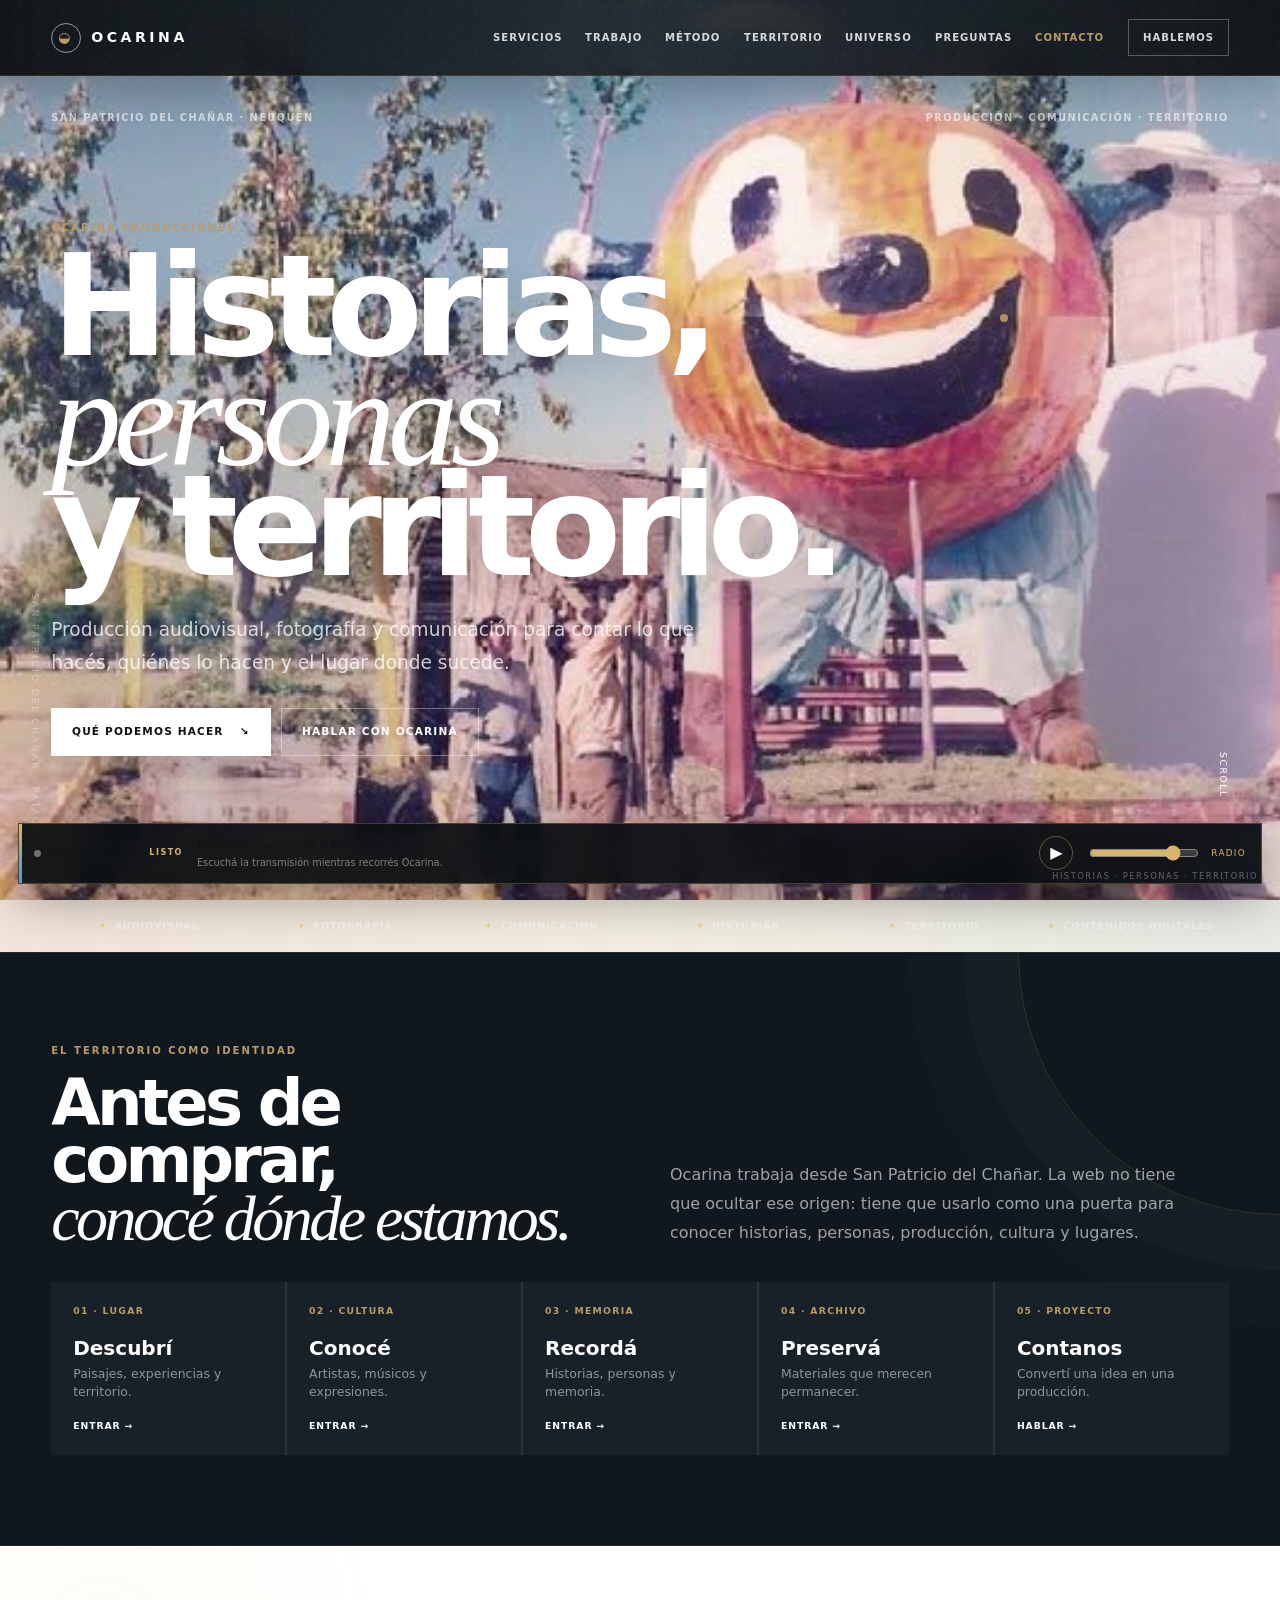
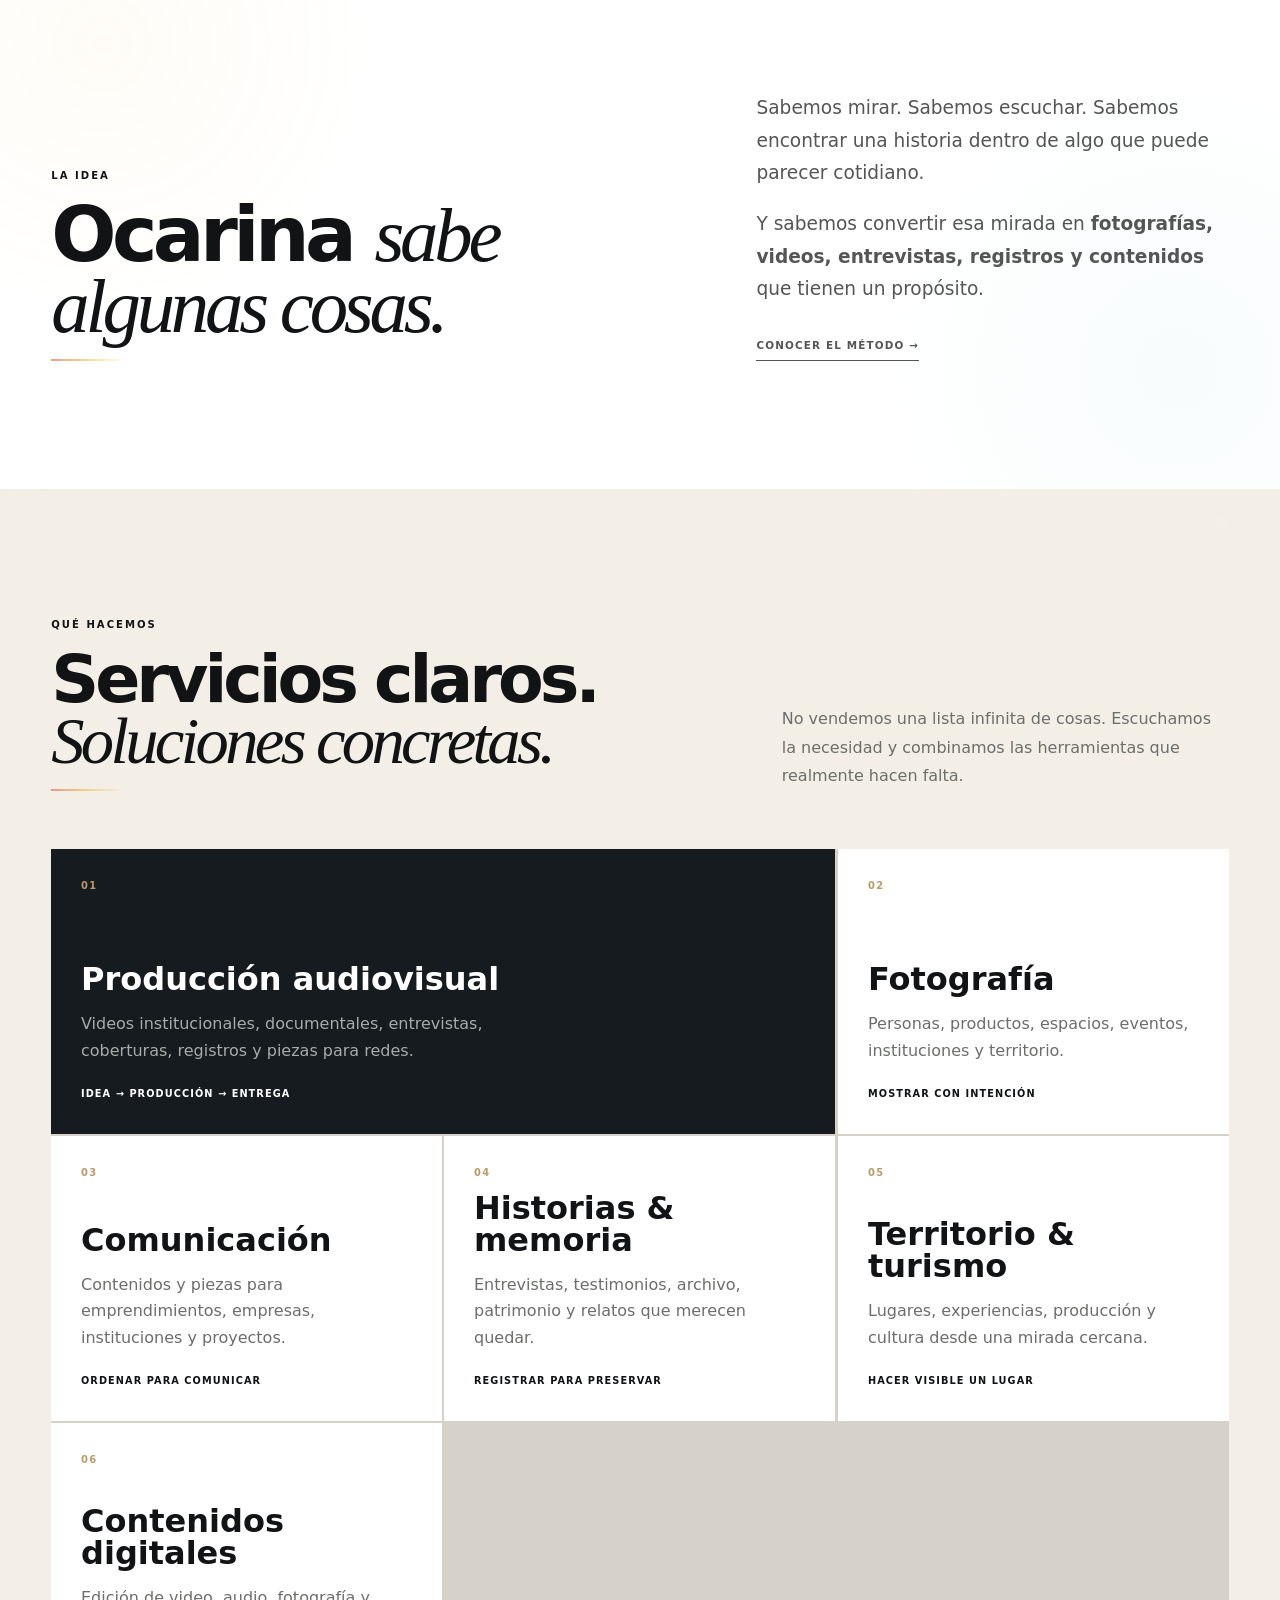
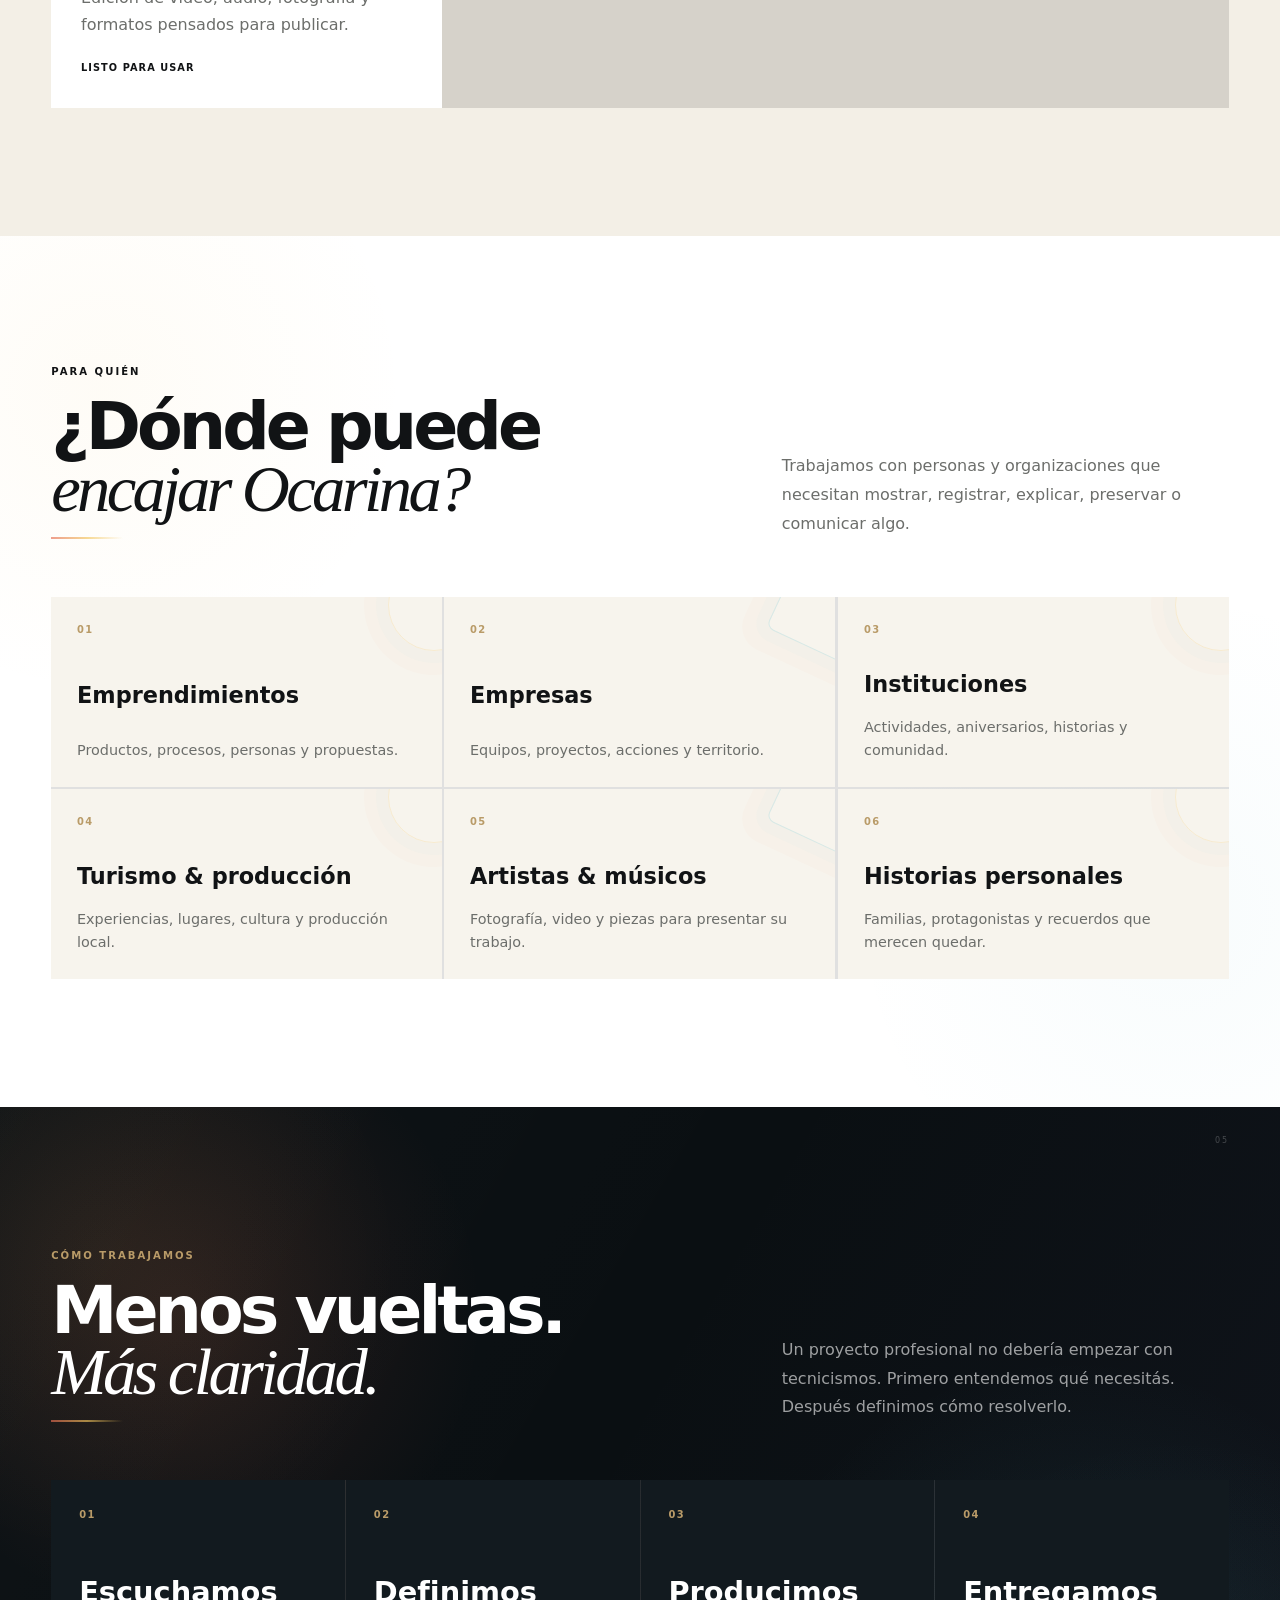
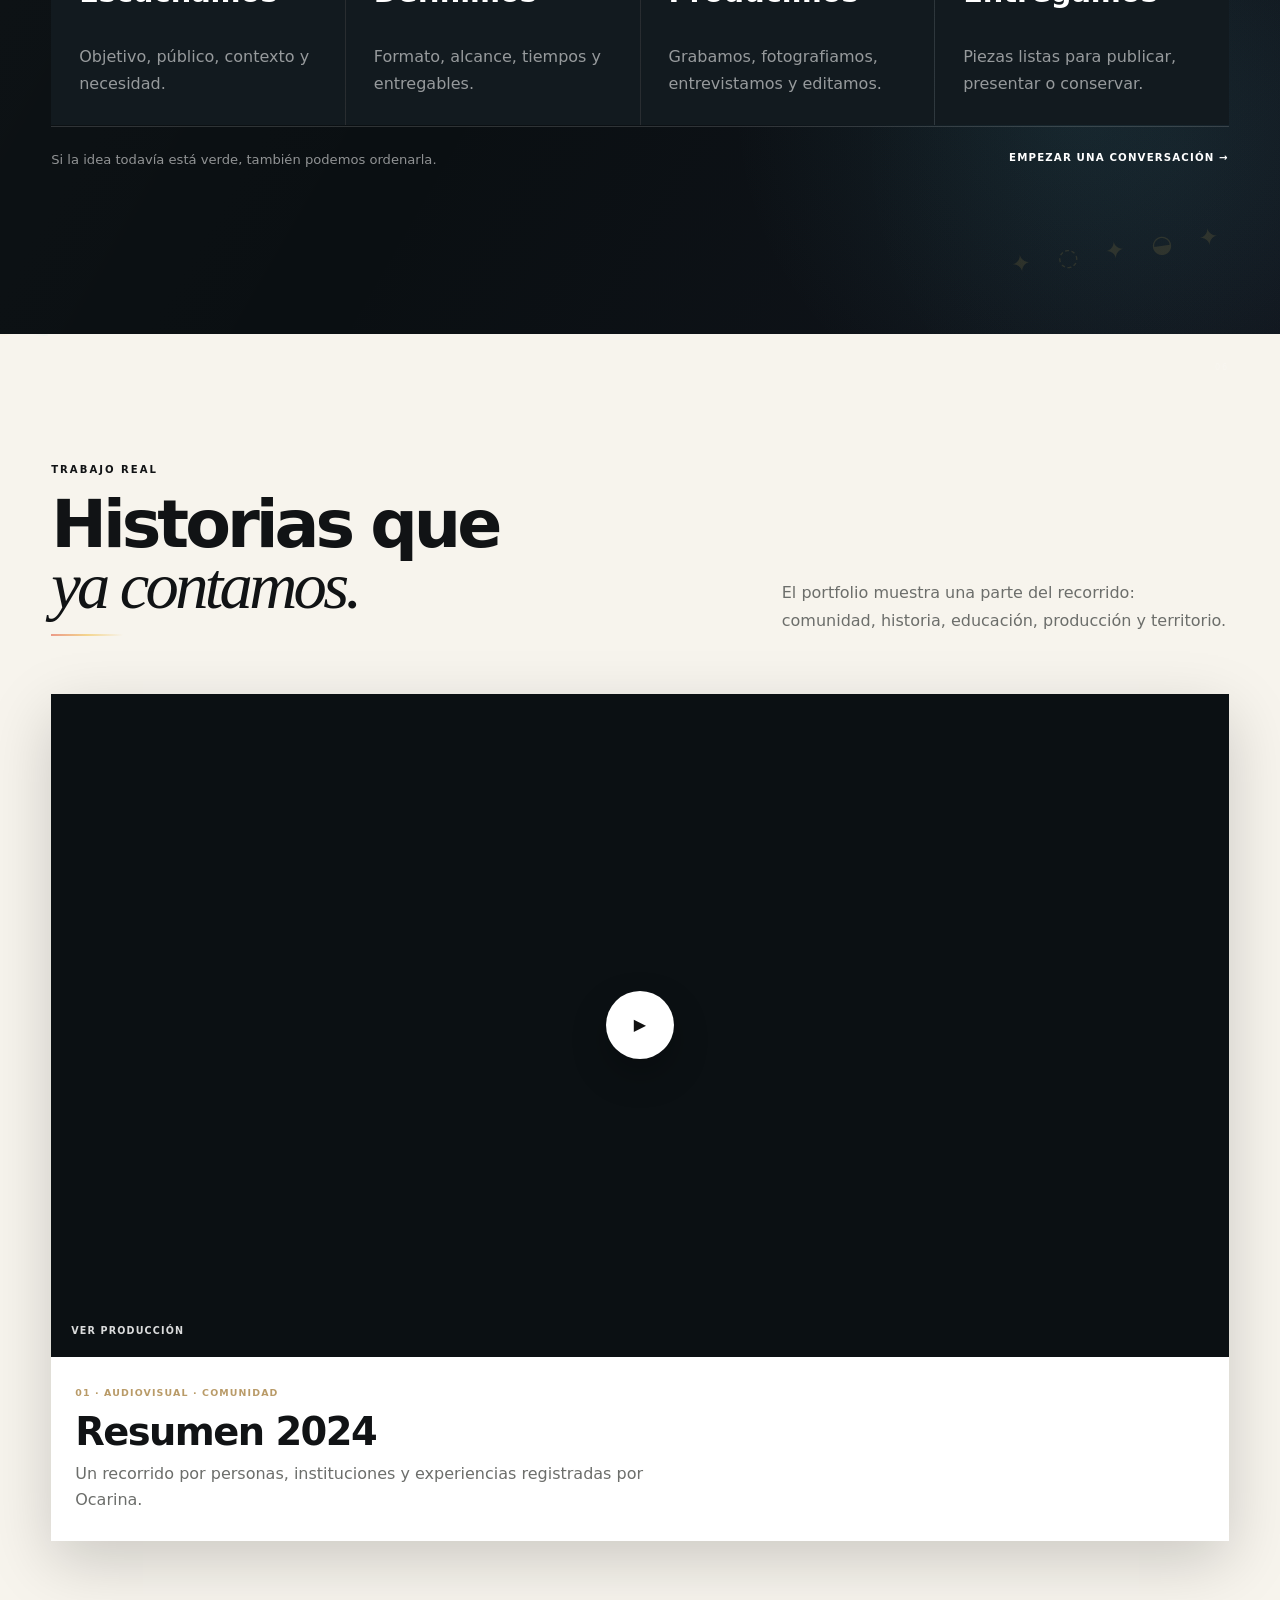
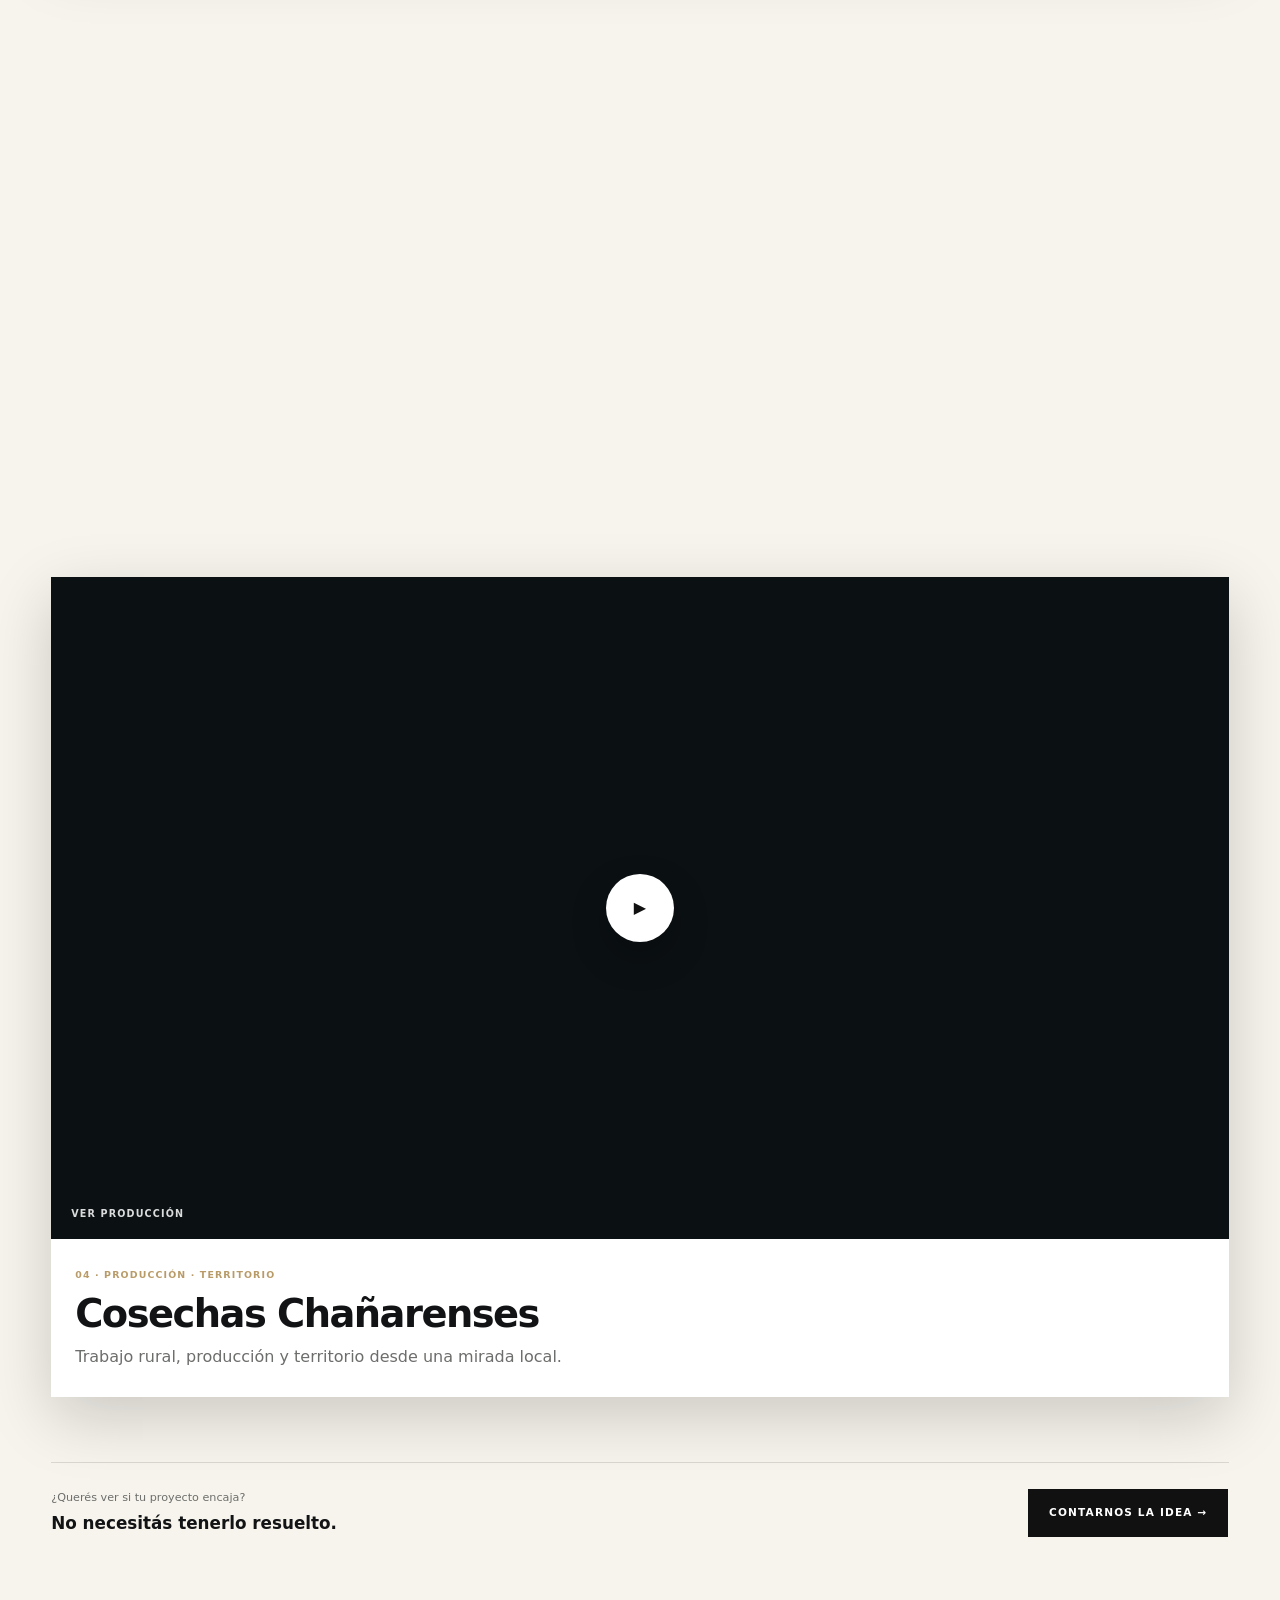
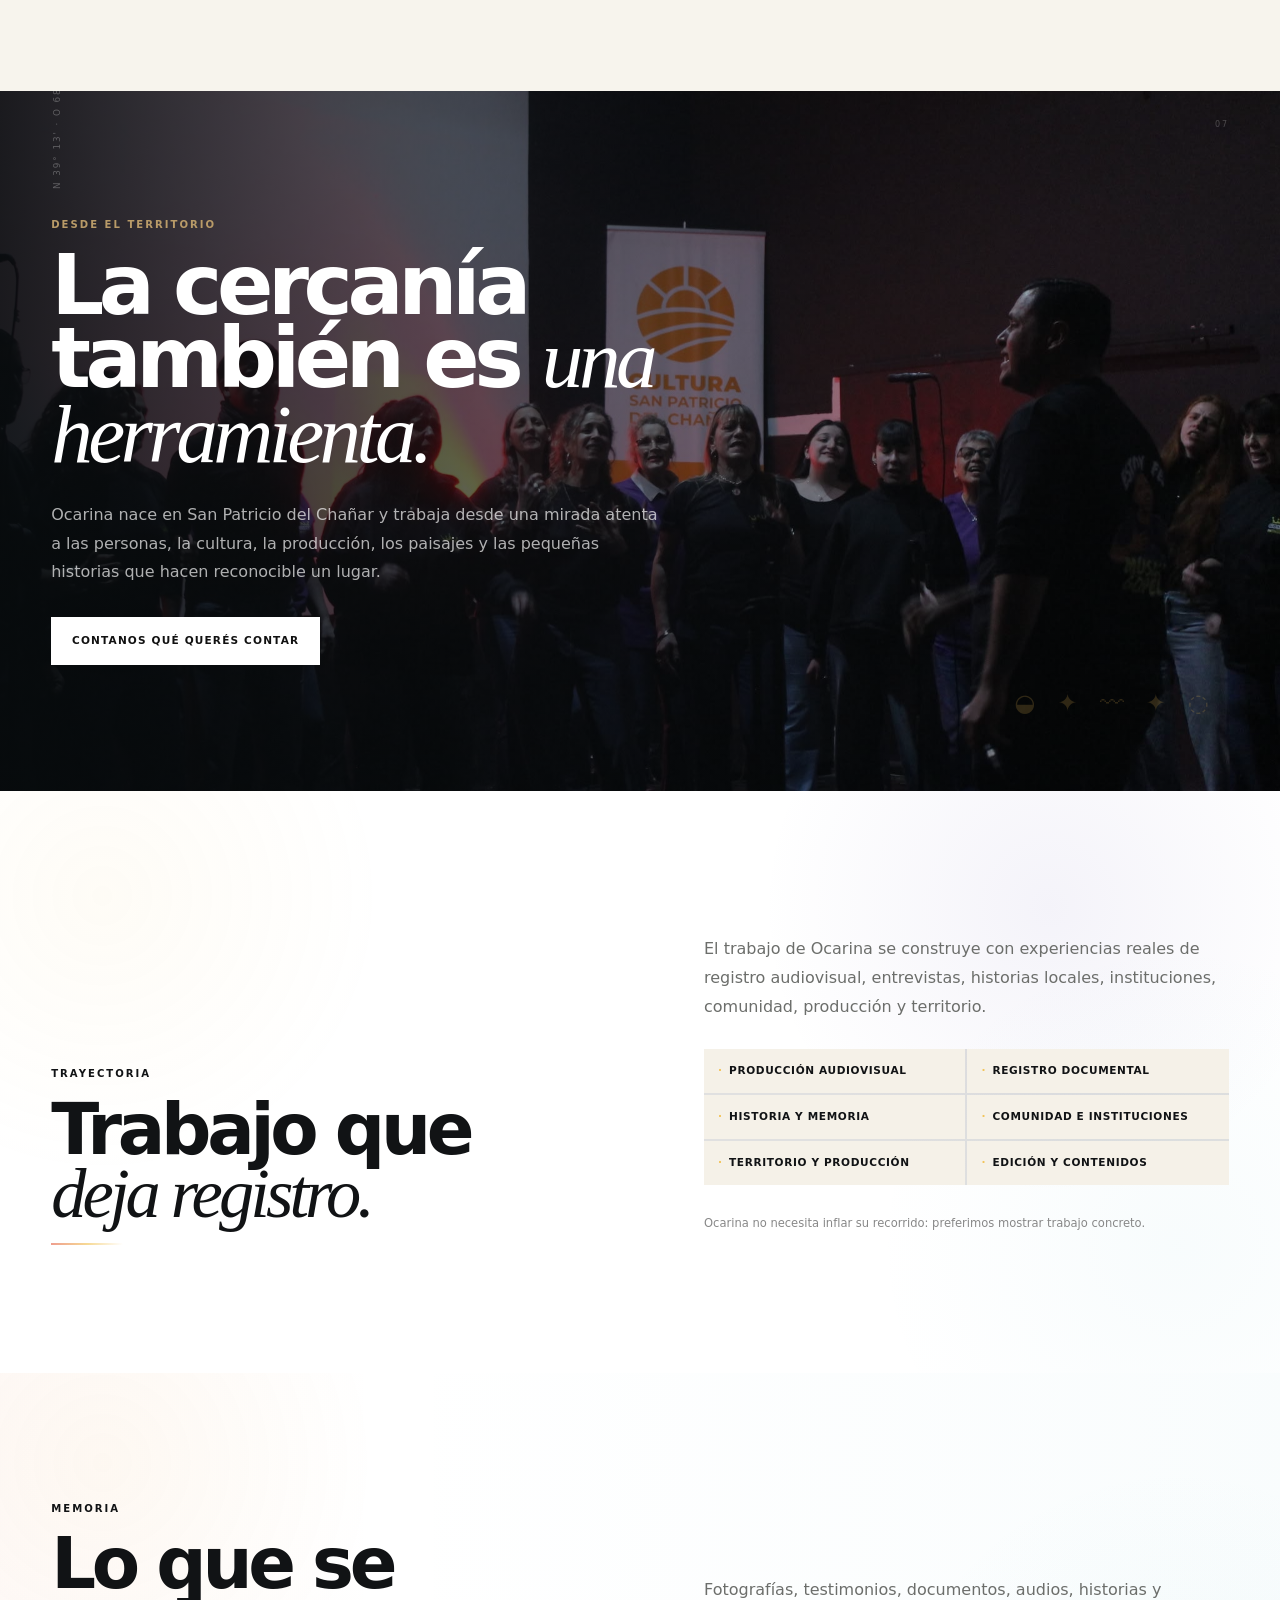
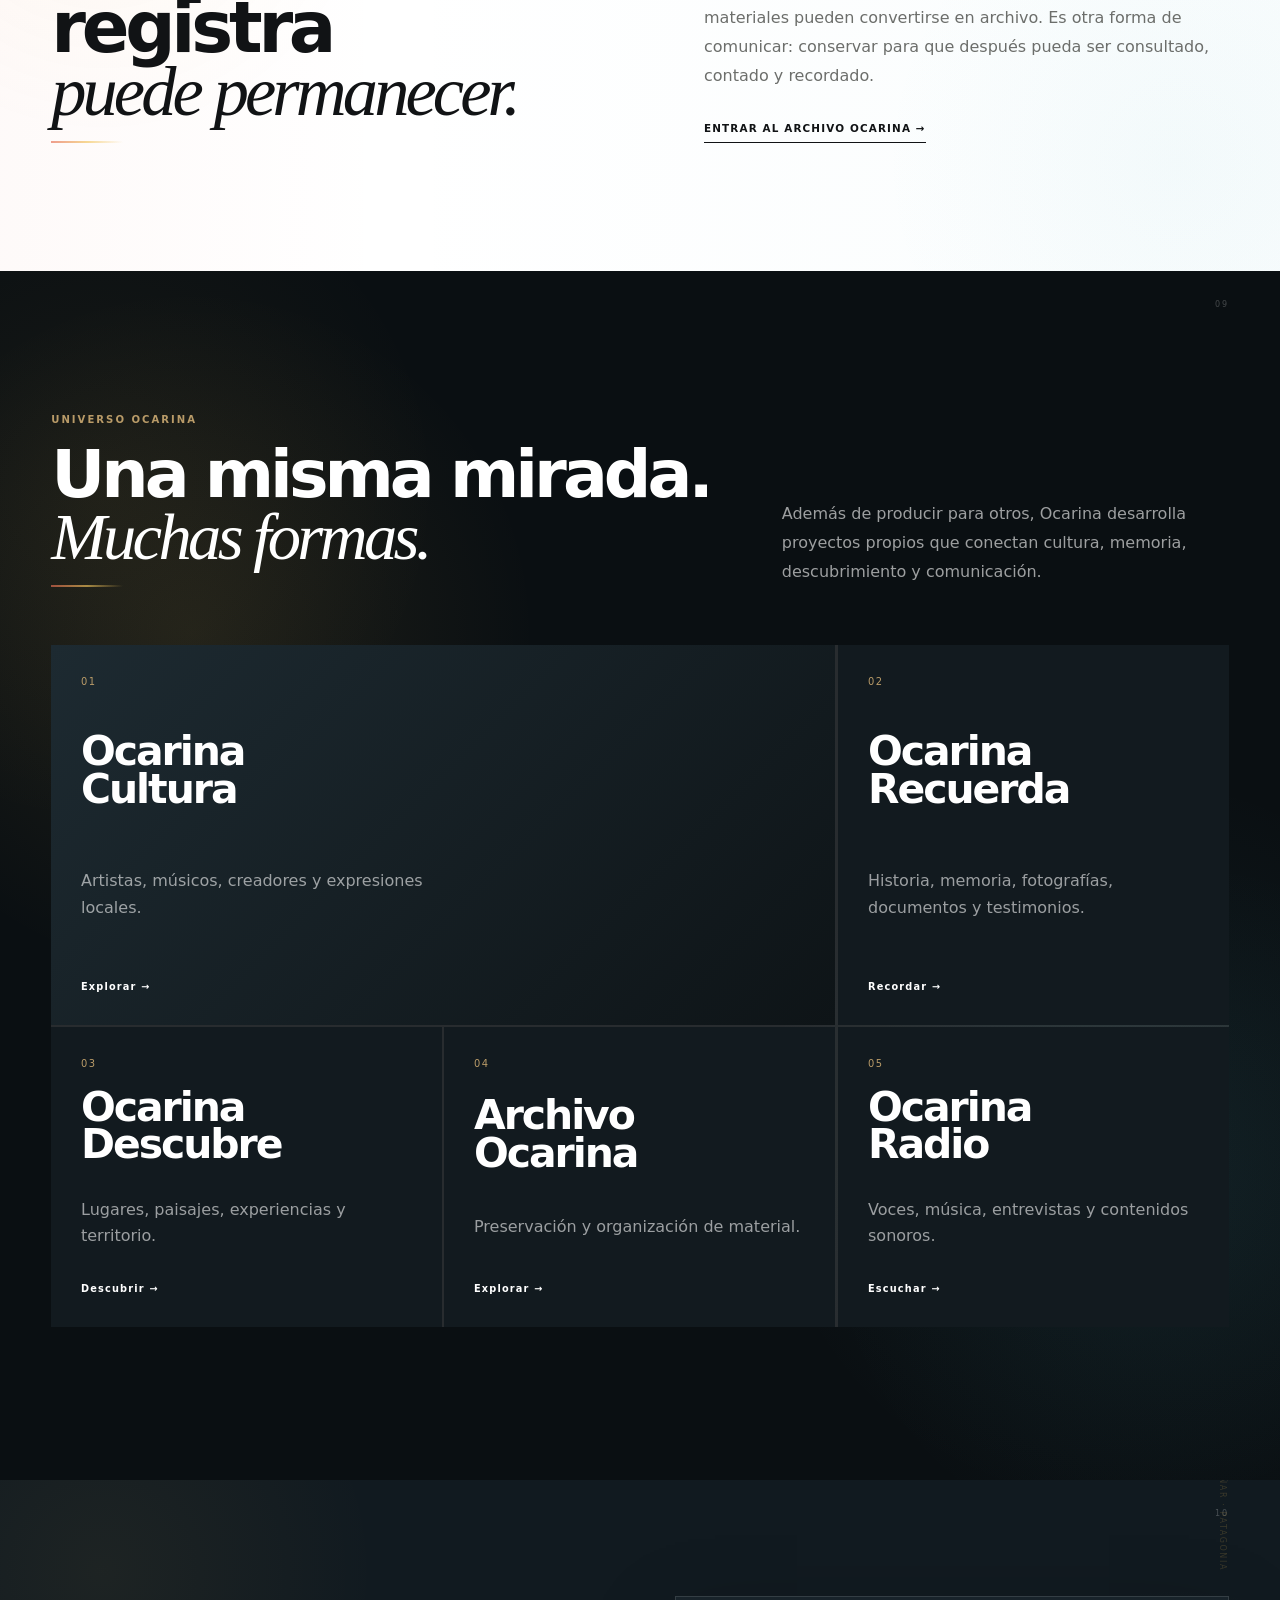
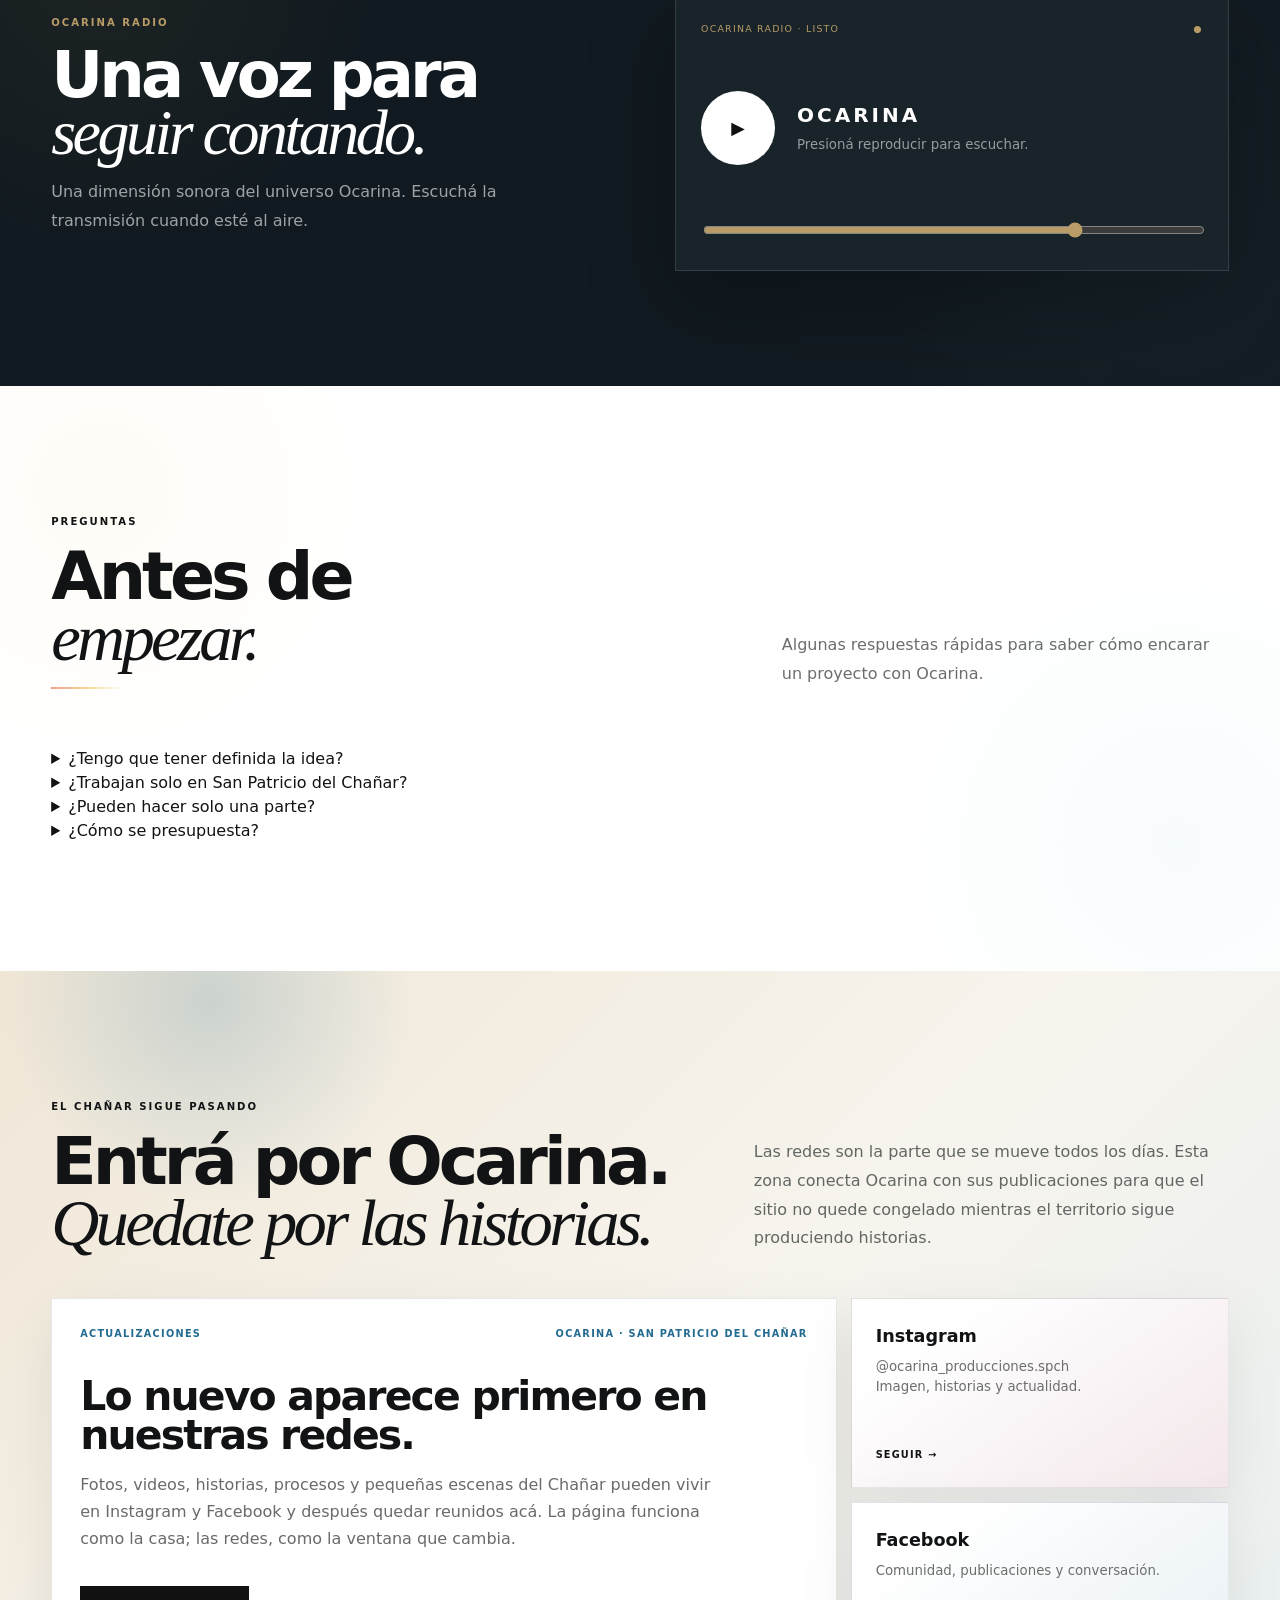
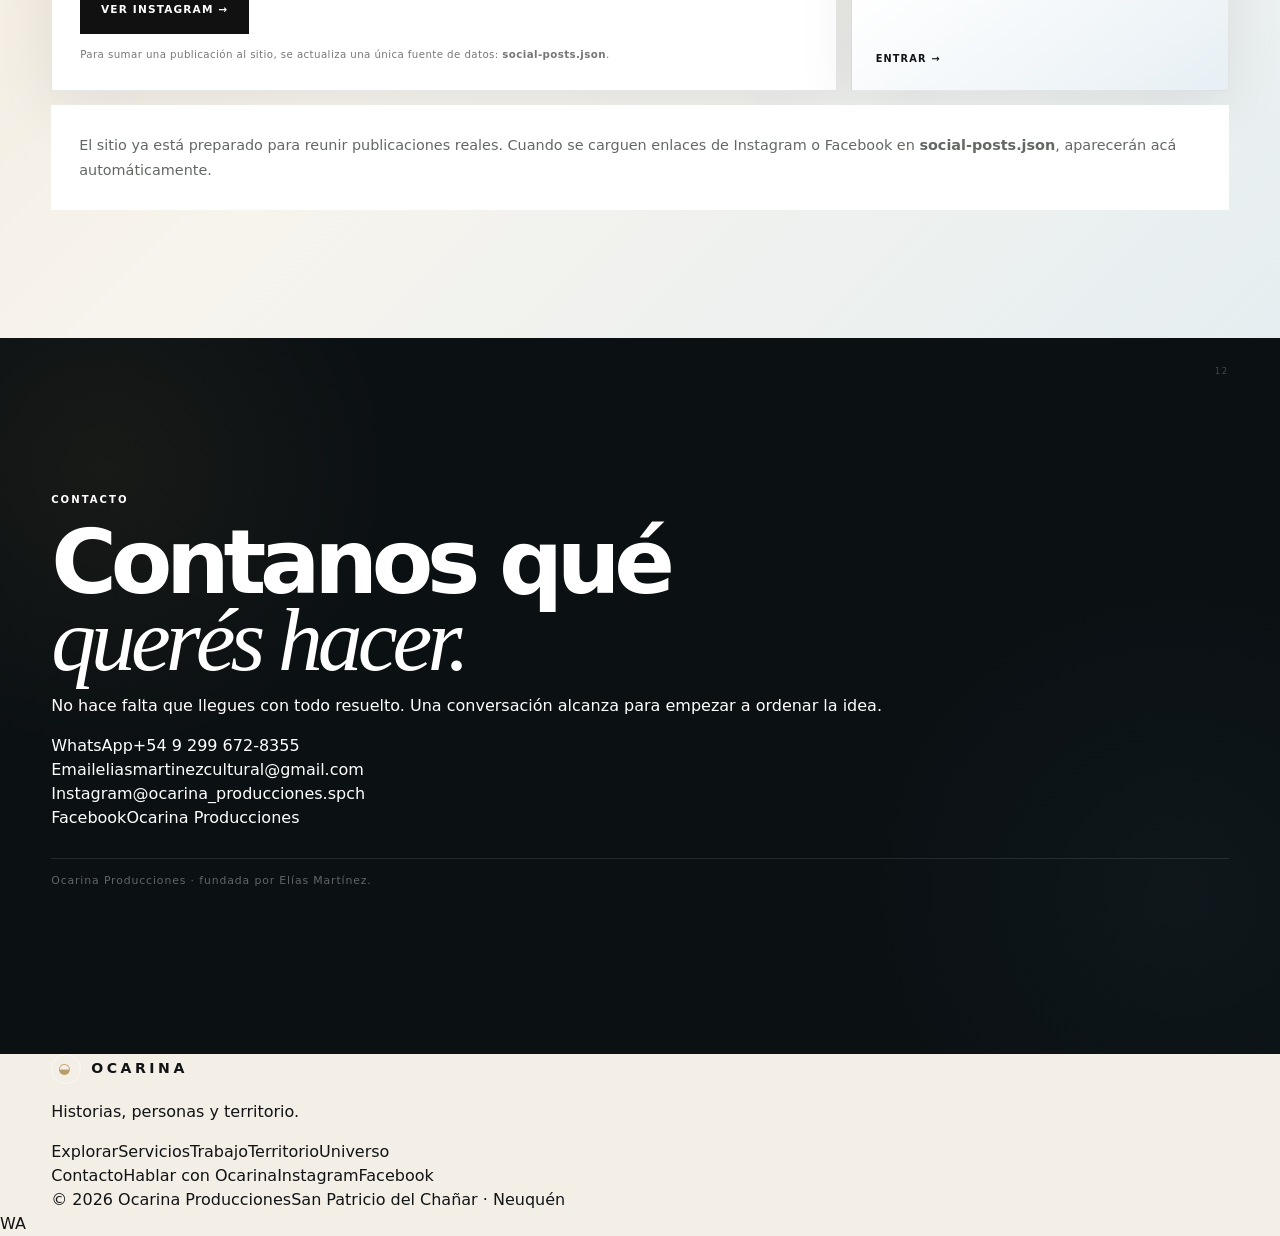
<file: index.html>
<!doctype html>
<html lang="es">
<head>
<meta charset="utf-8">
<meta name="viewport" content="width=device-width,initial-scale=1,viewport-fit=cover">
<meta name="theme-color" content="#0b1013">
<meta name="description" content="Ocarina Producciones: producción audiovisual, fotografía y comunicación desde San Patricio del Chañar, Neuquén. Historias, personas y territorio.">
<meta name="author" content="Ocarina Producciones · Elías Martínez">
<meta name="robots" content="index,follow">
<meta property="og:title" content="Ocarina Producciones | Historias, personas y territorio">
<meta property="og:description" content="Producción audiovisual, fotografía y comunicación con mirada territorial.">
<meta property="og:type" content="website">
<meta property="og:locale" content="es_AR">
<meta property="og:url" content="https://eliasmartinezcultural-glitch.github.io/ocarina-producciones/">
<meta property="og:site_name" content="Ocarina Producciones">
<meta name="twitter:card" content="summary_large_image">
<title>Ocarina Producciones | Historias, personas y territorio</title>
<link rel="canonical" href="https://eliasmartinezcultural-glitch.github.io/ocarina-producciones/">
<link rel="preconnect" href="https://www.youtube.com">
<link rel="stylesheet" href="style.css">
<link rel="stylesheet" href="visual.css">
</head>
<body>
<a class="skip-link" href="#contenido">Ir al contenido</a>
<header class="site-header" id="siteHeader"><div class="container nav">
<a class="brand" href="#inicio" aria-label="Ocarina, inicio"><span class="brand-mark">◒</span><span>OCARINA</span></a>
<button class="menu-toggle" id="menuToggle" aria-expanded="false" aria-controls="navLinks" aria-label="Abrir menú"><span></span><span></span><span></span></button>
<nav class="nav-links" id="navLinks" aria-label="Navegación principal"><a href="#servicios">Servicios</a><a href="#trabajo">Trabajo</a><a href="#metodo">Método</a><a href="#territorio">Territorio</a><a href="#universo">Universo</a><a href="#preguntas">Preguntas</a><a href="#contacto">Contacto</a><a class="nav-cta" href="#contacto">Hablemos</a></nav>
</div></header>
<main id="contenido">
<section class="hero" id="inicio"><div class="hero-media" aria-hidden="true"></div><div class="hero-overlay" aria-hidden="true"></div><div class="container hero-content">
<div class="hero-top"><span>San Patricio del Chañar · Neuquén</span><span>Producción · Comunicación · Territorio</span></div>
<div class="hero-main"><p class="eyebrow accent">OCARINA PRODUCCIONES</p><h1>Historias,<br><em>personas</em><br>y territorio.</h1><p class="hero-lead">Producción audiovisual, fotografía y comunicación para contar lo que hacés, quiénes lo hacen y el lugar donde sucede.</p><div class="hero-actions"><a class="button button-primary" href="#servicios">Qué podemos hacer <span>↘</span></a><a class="button button-ghost" href="#contacto">Hablar con Ocarina</a></div></div>
<div class="hero-bottom"><span>Una mirada local.</span><span>Hecho para comunicar.</span></div></div><a class="scroll-cue" href="#propuesta" aria-label="Conocer Ocarina">SCROLL <span></span></a></section>
<section class="trust-strip" aria-label="Especialidades"><div class="container trust-grid"><span>Audiovisual</span><span>Fotografía</span><span>Comunicación</span><span>Historias</span><span>Territorio</span><span>Contenidos digitales</span></div></section>
<section class="statement section" id="propuesta"><div class="container statement-grid"><div><p class="eyebrow">LA IDEA</p><h2>Ocarina <em>sabe algunas cosas.</em></h2></div><div class="statement-copy"><p>Sabemos mirar. Sabemos escuchar. Sabemos encontrar una historia dentro de algo que puede parecer cotidiano.</p><p>Y sabemos convertir esa mirada en <strong>fotografías, videos, entrevistas, registros y contenidos</strong> que tienen un propósito.</p><a class="text-link" href="#metodo">Conocer el método →</a></div></div></section>
<section class="services section" id="servicios"><div class="container"><div class="section-head split"><div><p class="eyebrow">QUÉ HACEMOS</p><h2>Servicios claros.<br><em>Soluciones concretas.</em></h2></div><p>No vendemos una lista infinita de cosas. Escuchamos la necesidad y combinamos las herramientas que realmente hacen falta.</p></div><div class="service-grid">
<article class="service-card featured"><span>01</span><div><h3>Producción audiovisual</h3><p>Videos institucionales, documentales, entrevistas, coberturas, registros y piezas para redes.</p><b>Idea → producción → entrega</b></div></article>
<article class="service-card"><span>02</span><div><h3>Fotografía</h3><p>Personas, productos, espacios, eventos, instituciones y territorio.</p><b>Mostrar con intención</b></div></article>
<article class="service-card"><span>03</span><div><h3>Comunicación</h3><p>Contenidos y piezas para emprendimientos, empresas, instituciones y proyectos.</p><b>Ordenar para comunicar</b></div></article>
<article class="service-card"><span>04</span><div><h3>Historias & memoria</h3><p>Entrevistas, testimonios, archivo, patrimonio y relatos que merecen quedar.</p><b>Registrar para preservar</b></div></article>
<article class="service-card"><span>05</span><div><h3>Territorio & turismo</h3><p>Lugares, experiencias, producción y cultura desde una mirada cercana.</p><b>Hacer visible un lugar</b></div></article>
<article class="service-card"><span>06</span><div><h3>Contenidos digitales</h3><p>Edición de video, audio, fotografía y formatos pensados para publicar.</p><b>Listo para usar</b></div></article>
</div></div></section>
<section class="fit section" id="para-quien"><div class="container"><div class="section-head split"><div><p class="eyebrow">PARA QUIÉN</p><h2>¿Dónde puede<br><em>encajar Ocarina?</em></h2></div><p>Trabajamos con personas y organizaciones que necesitan mostrar, registrar, explicar, preservar o comunicar algo.</p></div><div class="fit-grid">
<article><strong>01</strong><h3>Emprendimientos</h3><p>Productos, procesos, personas y propuestas.</p></article><article><strong>02</strong><h3>Empresas</h3><p>Equipos, proyectos, acciones y territorio.</p></article><article><strong>03</strong><h3>Instituciones</h3><p>Actividades, aniversarios, historias y comunidad.</p></article><article><strong>04</strong><h3>Turismo & producción</h3><p>Experiencias, lugares, cultura y producción local.</p></article><article><strong>05</strong><h3>Artistas & músicos</h3><p>Fotografía, video y piezas para presentar su trabajo.</p></article><article><strong>06</strong><h3>Historias personales</h3><p>Familias, protagonistas y recuerdos que merecen quedar.</p></article>
</div></div></section>
<section class="dark-band method" id="metodo"><div class="container"><div class="section-head light split"><div><p class="eyebrow accent">CÓMO TRABAJAMOS</p><h2>Menos vueltas.<br><em>Más claridad.</em></h2></div><p>Un proyecto profesional no debería empezar con tecnicismos. Primero entendemos qué necesitás. Después definimos cómo resolverlo.</p></div><div class="method-grid"><article><span>01</span><h3>Escuchamos</h3><p>Objetivo, público, contexto y necesidad.</p></article><article><span>02</span><h3>Definimos</h3><p>Formato, alcance, tiempos y entregables.</p></article><article><span>03</span><h3>Producimos</h3><p>Grabamos, fotografiamos, entrevistamos y editamos.</p></article><article><span>04</span><h3>Entregamos</h3><p>Piezas listas para publicar, presentar o conservar.</p></article></div><div class="method-note"><span>Si la idea todavía está verde, también podemos ordenarla.</span><a href="#contacto">Empezar una conversación →</a></div></div></section>
<section class="productions section" id="trabajo"><div class="container"><div class="section-head split"><div><p class="eyebrow">TRABAJO REAL</p><h2>Historias que<br><em>ya contamos.</em></h2></div><p>El portfolio muestra una parte del recorrido: comunidad, historia, educación, producción y territorio.</p></div><div class="work-grid">
<article class="work-card work-wide"><div class="video"><iframe src="https://www.youtube.com/embed/ruDP0Ur2wZ0" title="Resumen 2024 de Ocarina Producciones" loading="lazy" allowfullscreen></iframe></div><div class="work-info"><span>01 · Audiovisual · Comunidad</span><h3>Resumen 2024</h3><p>Un recorrido por personas, instituciones y experiencias registradas por Ocarina.</p></div></article>
<article class="work-card"><div class="video"><iframe src="https://www.youtube.com/embed/G8rbbeZMMVk" title="Seiichi Matsui, historia y memoria" loading="lazy" allowfullscreen></iframe></div><div class="work-info"><span>02 · Historia · Memoria</span><h3>Seiichi Matsui</h3><p>Una conversación vinculada a la historia y la memoria del territorio.</p></div></article>
<article class="work-card"><div class="video"><iframe src="https://www.youtube.com/embed/xY9ppN2HM-s" title="50 años Escuela Primaria 273" loading="lazy" allowfullscreen></iframe></div><div class="work-info"><span>03 · Educación · Comunidad</span><h3>50 años · Escuela 273</h3><p>Registro de una institución que forma parte de la memoria local.</p></div></article>
<article class="work-card work-wide"><div class="video"><iframe src="https://www.youtube.com/embed/hnZ0HWZPlOw" title="Cosechas Chañarenses" loading="lazy" allowfullscreen></iframe></div><div class="work-info"><span>04 · Producción · Territorio</span><h3>Cosechas Chañarenses</h3><p>Trabajo rural, producción y territorio desde una mirada local.</p></div></article>
</div><div class="portfolio-cta"><div><span>¿Querés ver si tu proyecto encaja?</span><strong>No necesitás tenerlo resuelto.</strong></div><a class="button button-dark" href="#contacto">Contarnos la idea →</a></div></div></section>
<section class="territory" id="territorio"><div class="territory-image" aria-hidden="true"></div><div class="territory-overlay" aria-hidden="true"></div><div class="container territory-inner"><p class="eyebrow accent">DESDE EL TERRITORIO</p><h2>La cercanía<br>también es <em>una herramienta.</em></h2><p>Ocarina nace en San Patricio del Chañar y trabaja desde una mirada atenta a las personas, la cultura, la producción, los paisajes y las pequeñas historias que hacen reconocible un lugar.</p><a class="button button-light" href="#contacto">Contanos qué querés contar</a></div></section>
<section class="credentials section"><div class="container credentials-grid"><div><p class="eyebrow">TRAYECTORIA</p><h2>Trabajo que<br><em>deja registro.</em></h2></div><div class="credentials-copy"><p>El trabajo de Ocarina se construye con experiencias reales de registro audiovisual, entrevistas, historias locales, instituciones, comunidad, producción y territorio.</p><div class="credential-list"><span>Producción audiovisual</span><span>Registro documental</span><span>Historia y memoria</span><span>Comunidad e instituciones</span><span>Territorio y producción</span><span>Edición y contenidos</span></div><p class="micro-note">Ocarina no necesita inflar su recorrido: preferimos mostrar trabajo concreto.</p></div></div></section>
<section class="archive section" id="archivo"><div class="container archive-grid"><div><p class="eyebrow">MEMORIA</p><h2>Lo que se registra<br><em>puede permanecer.</em></h2></div><div><p>Fotografías, testimonios, documentos, audios, historias y materiales pueden convertirse en archivo. Es otra forma de comunicar: conservar para que después pueda ser consultado, contado y recordado.</p><a class="text-link" href="archivos/">Entrar al Archivo Ocarina →</a></div></div></section>
<section class="dark-band universe" id="universo"><div class="container"><div class="section-head light split"><div><p class="eyebrow accent">UNIVERSO OCARINA</p><h2>Una misma mirada.<br><em>Muchas formas.</em></h2></div><p>Además de producir para otros, Ocarina desarrolla proyectos propios que conectan cultura, memoria, descubrimiento y comunicación.</p></div><div class="universe-grid"><a class="universe-card large" href="cultura/"><span>01</span><h3>Ocarina<br>Cultura</h3><p>Artistas, músicos, creadores y expresiones locales.</p><b>Explorar →</b></a><a class="universe-card" href="recuerda/"><span>02</span><h3>Ocarina<br>Recuerda</h3><p>Historia, memoria, fotografías, documentos y testimonios.</p><b>Recordar →</b></a><a class="universe-card" href="descubre/"><span>03</span><h3>Ocarina<br>Descubre</h3><p>Lugares, paisajes, experiencias y territorio.</p><b>Descubrir →</b></a><a class="universe-card" href="archivos/"><span>04</span><h3>Archivo<br>Ocarina</h3><p>Preservación y organización de material.</p><b>Explorar →</b></a><a class="universe-card" href="#radio"><span>05</span><h3>Ocarina<br>Radio</h3><p>Voces, música, entrevistas y contenidos sonoros.</p><b>Escuchar →</b></a></div></div></section>
<section class="radio" id="radio"><div class="container radio-grid"><div><p class="eyebrow accent">OCARINA RADIO</p><h2>Una voz para<br><em>seguir contando.</em></h2><p>Una dimensión sonora del universo Ocarina. Escuchá la transmisión cuando esté al aire.</p></div><div class="radio-player"><div class="radio-top"><span id="radioStatus">OCARINA RADIO · LISTO</span><span>●</span></div><div class="radio-center"><button id="radioPlay" class="play-button" aria-label="Reproducir Ocarina Radio">▶</button><div><strong>OCARINA</strong><small id="radioMessage">Presioná reproducir para escuchar.</small></div></div><label class="sr-only" for="radioVolume">Volumen</label><input id="radioVolume" type="range" min="0" max="1" step="0.05" value="0.75"></div></div></section>
<section class="faq section" id="preguntas"><div class="container"><div class="section-head split"><div><p class="eyebrow">PREGUNTAS</p><h2>Antes de<br><em>empezar.</em></h2></div><p>Algunas respuestas rápidas para saber cómo encarar un proyecto con Ocarina.</p></div><div class="faq-grid"><details><summary>¿Tengo que tener definida la idea?</summary><p>No. Podemos partir de una necesidad, una idea inicial o incluso de algo que todavía no sabés cómo comunicar.</p></details><details><summary>¿Trabajan solo en San Patricio del Chañar?</summary><p>La base de Ocarina está en San Patricio del Chañar. Según el proyecto, podemos evaluar otros lugares y modalidades de trabajo.</p></details><details><summary>¿Pueden hacer solo una parte?</summary><p>Sí. Podemos trabajar una etapa concreta, como fotografía, edición, entrevista, registro o una pieza audiovisual.</p></details><details><summary>¿Cómo se presupuesta?</summary><p>Primero entendemos el proyecto. Después definimos alcance, entregables y tiempos para armar una propuesta concreta.</p></details></div></div></section>
<section class="contact section" id="contacto"><div class="container contact-grid"><div><p class="eyebrow">CONTACTO</p><h2>Contanos qué<br><em>querés hacer.</em></h2><p>No hace falta que llegues con todo resuelto. Una conversación alcanza para empezar a ordenar la idea.</p></div><div class="contact-panel"><div><span>WhatsApp</span><a href="https://wa.me/542996728355" target="_blank" rel="noopener">+54 9 299 672-8355</a></div><div><span>Email</span><a href="mailto:eliasmartinezcultural@gmail.com">eliasmartinezcultural@gmail.com</a></div><div><span>Instagram</span><a href="https://www.instagram.com/ocarina_producciones.spch/" target="_blank" rel="noopener">@ocarina_producciones.spch</a></div><div><span>Facebook</span><a href="https://www.facebook.com/profile.php?id=61572235945053" target="_blank" rel="noopener">Ocarina Producciones</a></div><p class="founder-note">Ocarina Producciones · fundada por Elías Martínez.</p></div></div></section>
</main>
<footer class="site-footer"><div class="container footer-grid"><div><a class="brand" href="#inicio"><span class="brand-mark">◒</span><span>OCARINA</span></a><p>Historias, personas y territorio.</p></div><div><span class="footer-label">Explorar</span><a href="#servicios">Servicios</a><a href="#trabajo">Trabajo</a><a href="#territorio">Territorio</a><a href="#universo">Universo</a></div><div><span class="footer-label">Contacto</span><a href="#contacto">Hablar con Ocarina</a><a href="https://www.instagram.com/ocarina_producciones.spch/" target="_blank" rel="noopener">Instagram</a><a href="https://www.facebook.com/profile.php?id=61572235945053" target="_blank" rel="noopener">Facebook</a></div></div><div class="container footer-bottom"><span>© 2026 Ocarina Producciones</span><span>San Patricio del Chañar · Neuquén</span></div></footer>
<div class="floating-wa"><a href="https://wa.me/542996728355" target="_blank" rel="noopener" aria-label="Hablar con Ocarina por WhatsApp">WA</a></div>
<audio id="radioAudio" crossorigin="anonymous"></audio>
<script src="script.js" defer></script>
<script src="enhancements.js" defer></script>
</body>
</html>
</file>
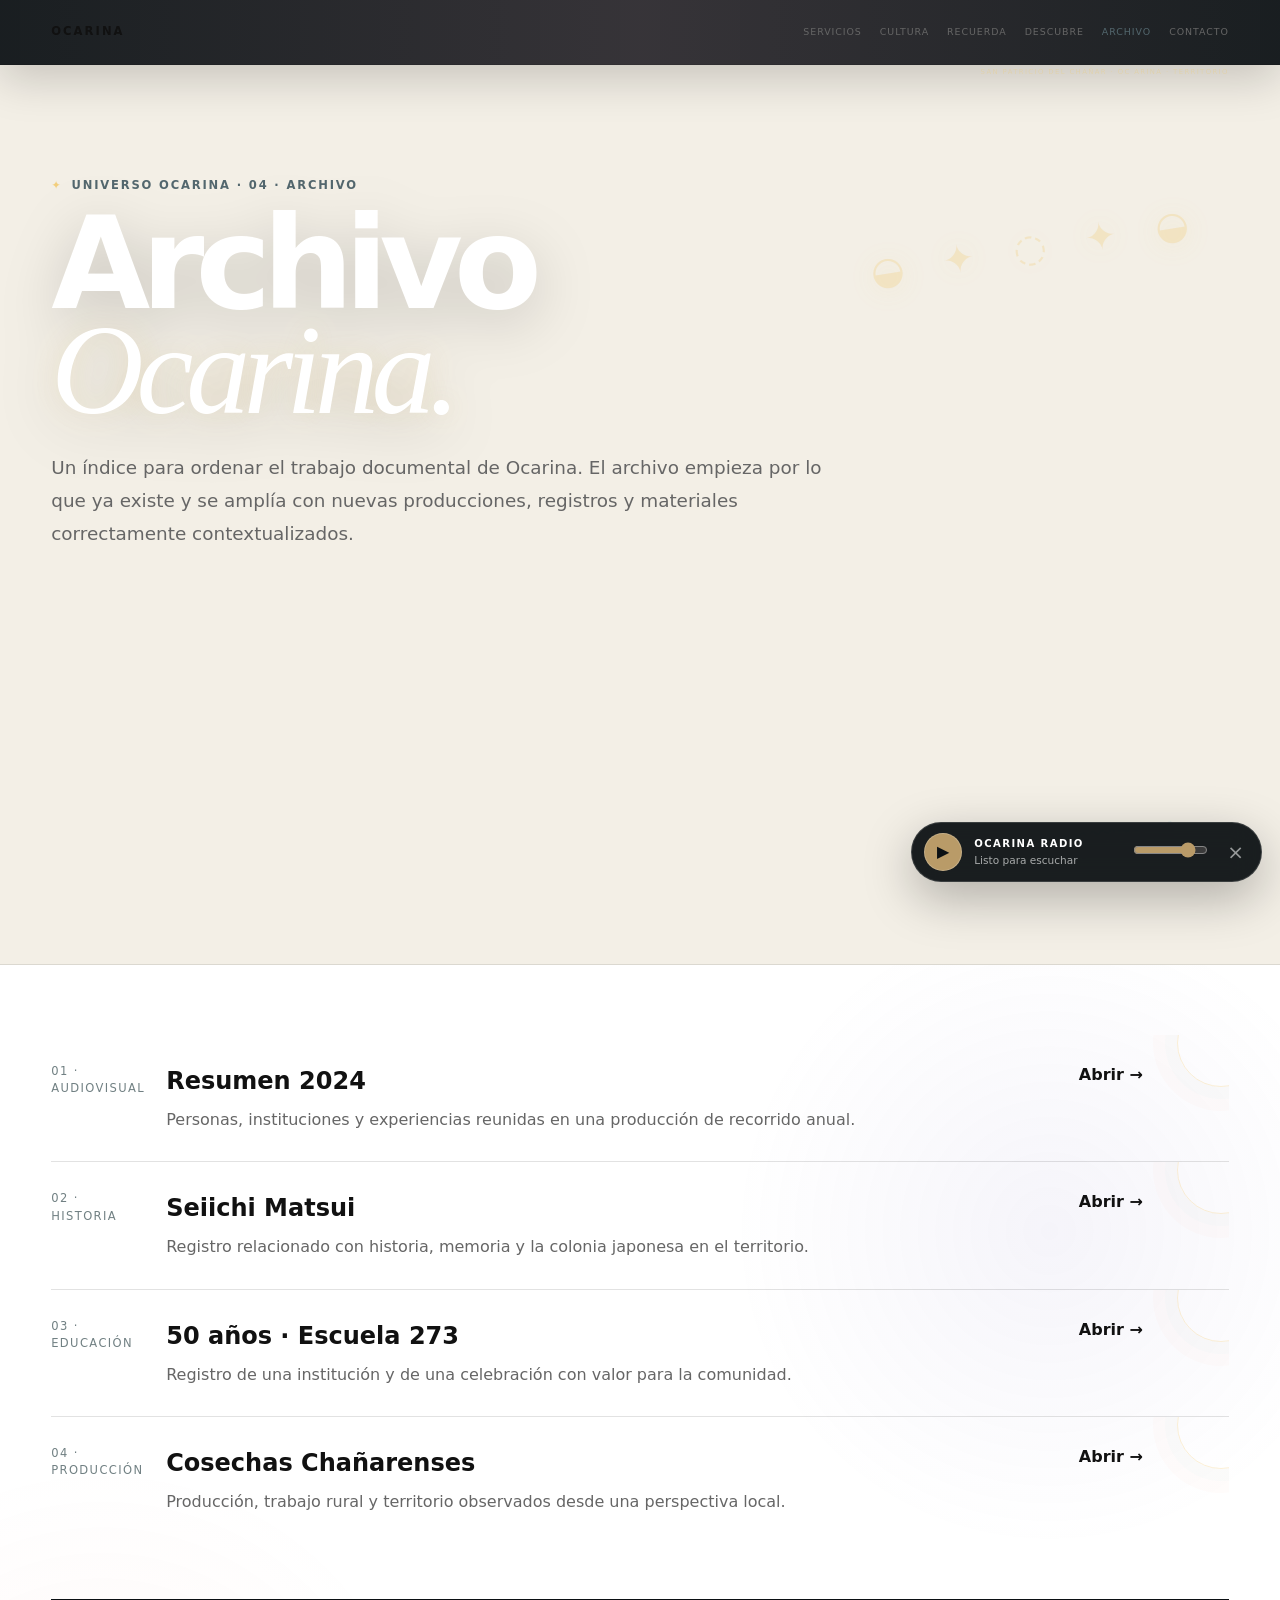
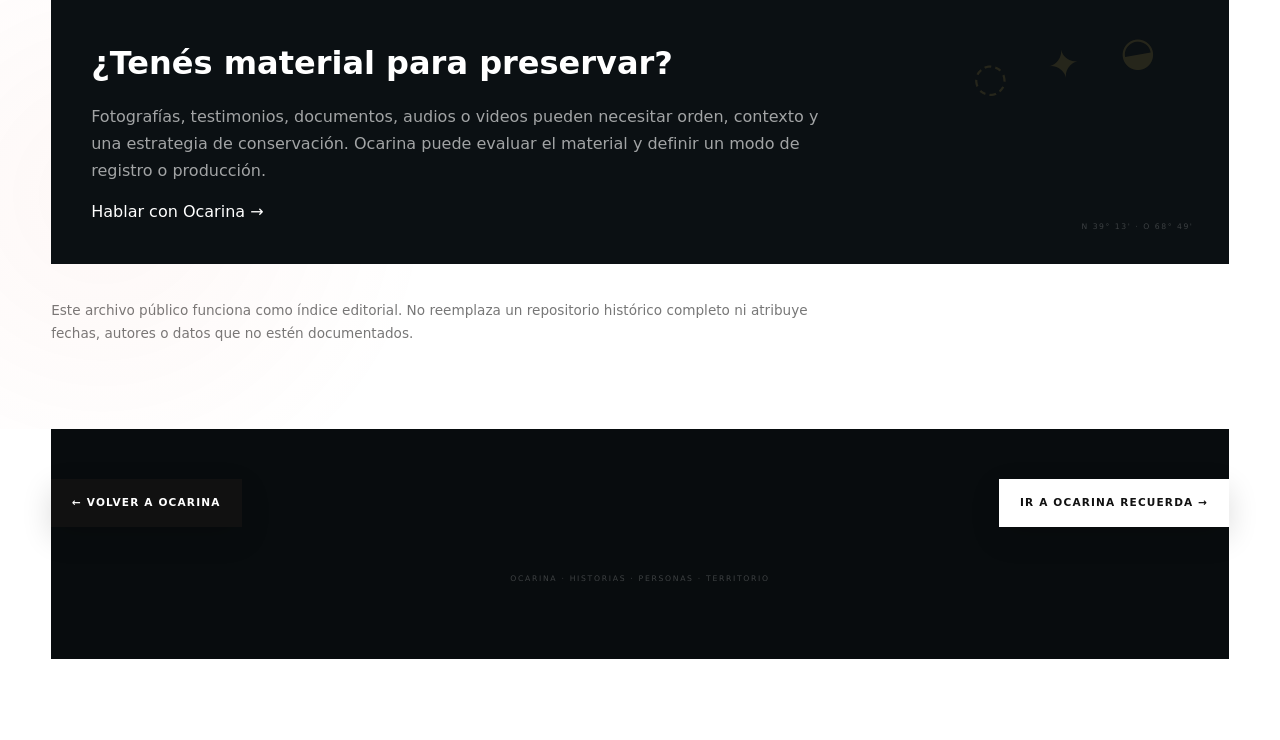
<file: archivos/index.html>
<!doctype html>
<html lang="es">
<head>
<meta charset="utf-8"><meta name="viewport" content="width=device-width,initial-scale=1">
<title>Archivo Ocarina | Ocarina Producciones</title>
<meta name="description" content="Archivo Ocarina: índice de producciones, registros audiovisuales y materiales documentales.">
<meta name="robots" content="index,follow">
<link rel="canonical" href="https://eliasmartinezcultural-glitch.github.io/ocarina-producciones/archivos/">
<link rel="stylesheet" href="../style.css">
<style>
.page{min-height:100vh;background:#fff;color:#111}.page-nav{position:sticky;top:0;z-index:20;background:rgba(243,239,230,.96);border-bottom:1px solid rgba(17,17,17,.1);backdrop-filter:blur(10px)}.page-nav .container{min-height:64px;display:flex;align-items:center;justify-content:space-between;gap:20px}.page-brand{font-size:.72rem;font-weight:850;letter-spacing:.18em}.page-links{display:flex;gap:18px;flex-wrap:wrap}.page-links a{font-size:.59rem;text-transform:uppercase;letter-spacing:.1em;color:#666}.page-links a:hover,.page-links a[aria-current="page"]{color:#53676e}.hero{padding:100px 0 70px;background:#f3efe6;border-bottom:1px solid rgba(17,17,17,.1)}.kicker{color:#53676e;letter-spacing:.16em;font-size:.72rem;font-weight:700}.page h1{font-size:clamp(4rem,10vw,8.5rem);line-height:.82;letter-spacing:-.07em;margin:18px 0 28px}.page h1 em{font-family:Georgia,serif;font-weight:400}.lead{max-width:800px;color:#666;font-size:1.15rem;line-height:1.8}.index{padding:70px 0}.item{display:grid;grid-template-columns:90px 1fr 150px;gap:25px;padding:28px 0;border-top:1px solid rgba(17,17,17,.12);align-items:start}.item:first-child{border-top:0}.id{font-size:.72rem;letter-spacing:.12em;color:#718083}.item h2{margin:0 0 8px;font-size:1.5rem}.item p{margin:0;color:#666;line-height:1.65}.item a{color:#111;text-decoration:none;font-weight:700}.item a:hover{opacity:.6}.archive-box{margin-top:55px;padding:40px;background:#0b1013;color:#fff}.archive-box h2{font-size:2rem;margin:0 0 12px}.archive-box p{color:rgba(255,255,255,.62);line-height:1.7;max-width:760px}.archive-box a{color:#fff}.note{margin-top:35px;color:#777;font-size:.85rem;line-height:1.7;max-width:760px}.footer{padding:50px 0 75px;display:flex;justify-content:space-between;gap:20px;flex-wrap:wrap}@media(max-width:800px){.page-nav .container{align-items:flex-start;padding-top:15px;padding-bottom:15px;flex-direction:column}.page-links{gap:10px 15px}.item{grid-template-columns:1fr}.hero{padding-top:70px}}
</style>
</head>
<body class="page"><nav class="page-nav" aria-label="Navegación Ocarina"><div class="container"><a class="page-brand" href="../">OCARINA</a><div class="page-links"><a href="../servicios/">Servicios</a><a href="../cultura/">Cultura</a><a href="../recuerda/">Recuerda</a><a href="../descubre/">Descubre</a><a href="../archivos/" aria-current="page">Archivo</a><a href="../#contacto">Contacto</a></div></div></nav>
<main>
<section class="hero"><div class="container"><p class="kicker">UNIVERSO OCARINA · 04 · ARCHIVO</p><h1>Archivo<br><em>Ocarina.</em></h1><p class="lead">Un índice para ordenar el trabajo documental de Ocarina. El archivo empieza por lo que ya existe y se amplía con nuevas producciones, registros y materiales correctamente contextualizados.</p></div></section>
<section class="index"><div class="container">
<article class="item"><span class="id">01 · AUDIOVISUAL</span><div><h2>Resumen 2024</h2><p>Personas, instituciones y experiencias reunidas en una producción de recorrido anual.</p></div><a href="https://www.youtube.com/watch?v=ruDP0Ur2wZ0" target="_blank" rel="noopener noreferrer">Abrir →</a></article>
<article class="item"><span class="id">02 · HISTORIA</span><div><h2>Seiichi Matsui</h2><p>Registro relacionado con historia, memoria y la colonia japonesa en el territorio.</p></div><a href="https://www.youtube.com/watch?v=G8rbbeZMMVk" target="_blank" rel="noopener noreferrer">Abrir →</a></article>
<article class="item"><span class="id">03 · EDUCACIÓN</span><div><h2>50 años · Escuela 273</h2><p>Registro de una institución y de una celebración con valor para la comunidad.</p></div><a href="https://www.youtube.com/watch?v=xY9ppN2HM-s" target="_blank" rel="noopener noreferrer">Abrir →</a></article>
<article class="item"><span class="id">04 · PRODUCCIÓN</span><div><h2>Cosechas Chañarenses</h2><p>Producción, trabajo rural y territorio observados desde una perspectiva local.</p></div><a href="https://www.youtube.com/watch?v=hnZ0HWZPlOw" target="_blank" rel="noopener noreferrer">Abrir →</a></article>
<div class="archive-box"><h2>¿Tenés material para preservar?</h2><p>Fotografías, testimonios, documentos, audios o videos pueden necesitar orden, contexto y una estrategia de conservación. Ocarina puede evaluar el material y definir un modo de registro o producción.</p><a href="../#contacto">Hablar con Ocarina →</a></div>
<p class="note">Este archivo público funciona como índice editorial. No reemplaza un repositorio histórico completo ni atribuye fechas, autores o datos que no estén documentados.</p>
</div></section>
<section class="container footer"><a class="button button-dark" href="../">← Volver a Ocarina</a><a class="button button-primary" href="../recuerda/">Ir a Ocarina Recuerda →</a></section>
</main>
<script src="../radio-widget.js" defer></script>
</body></html>
</file>
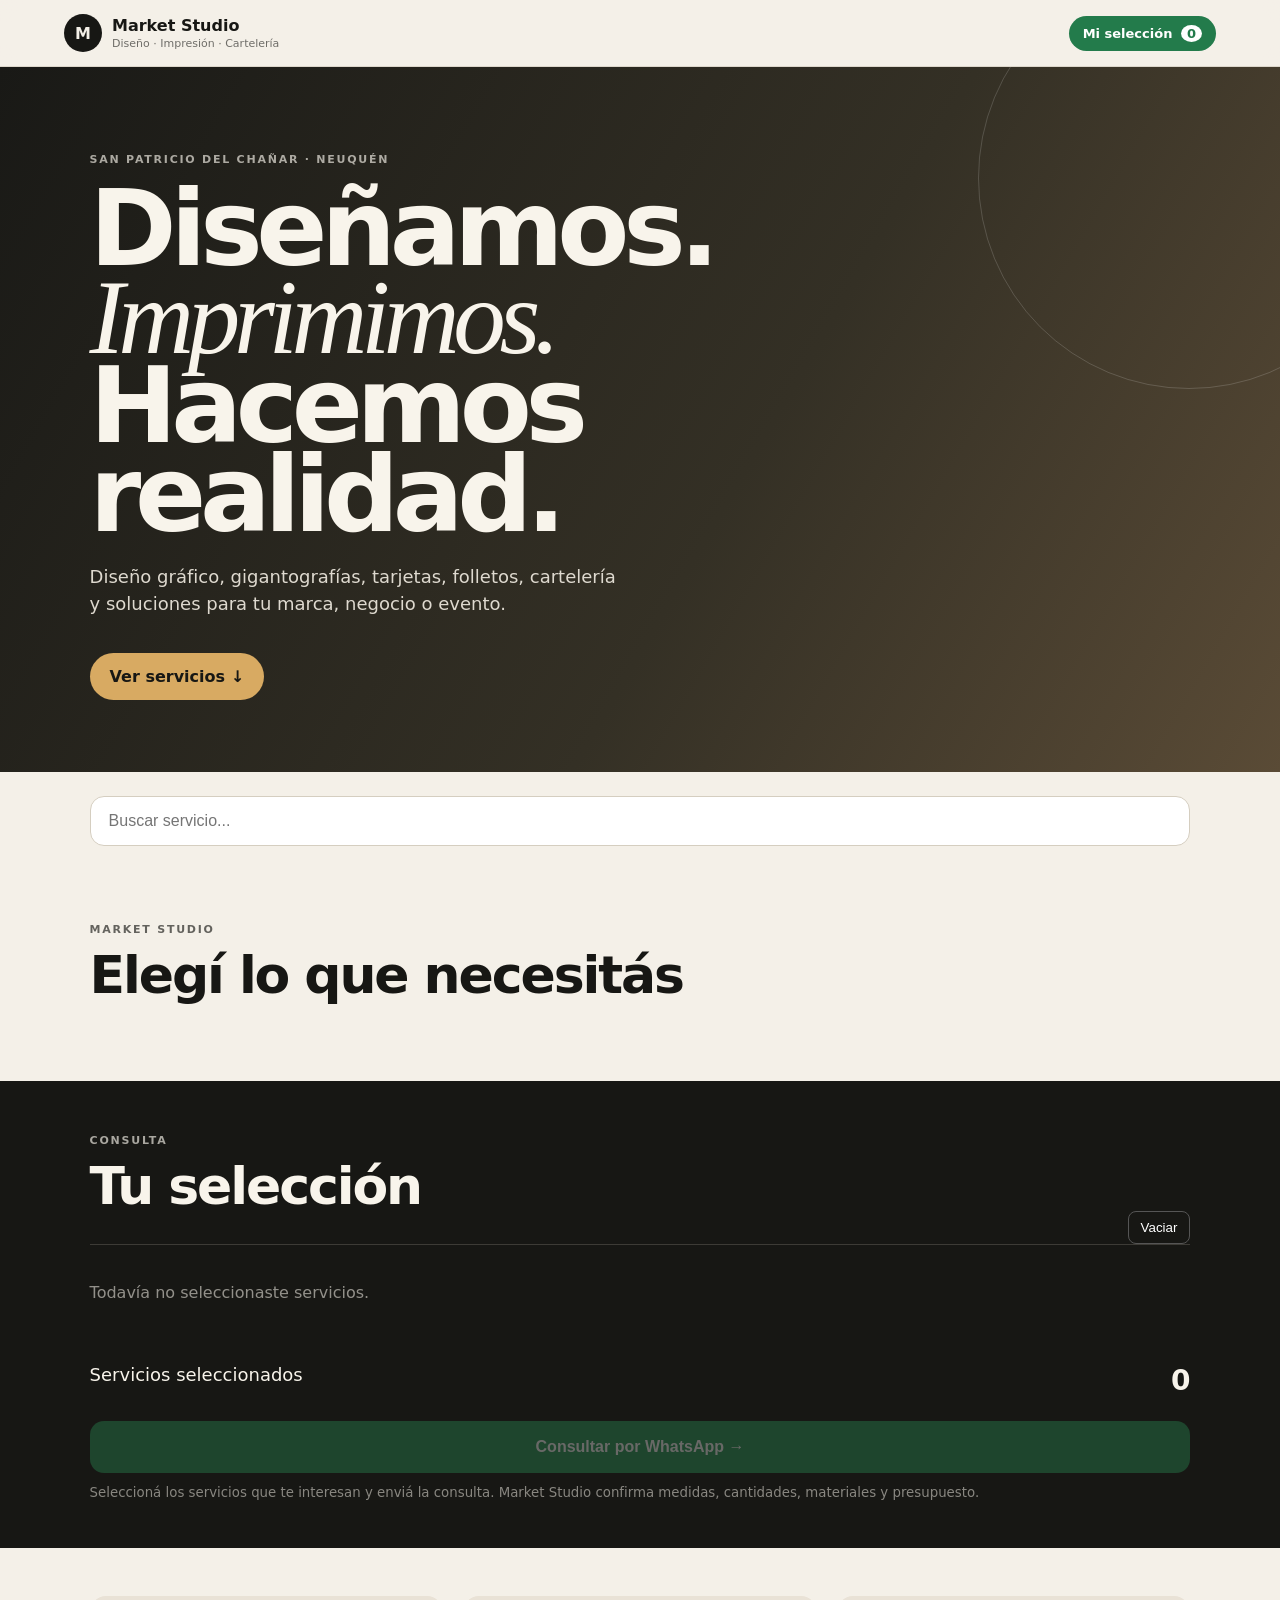
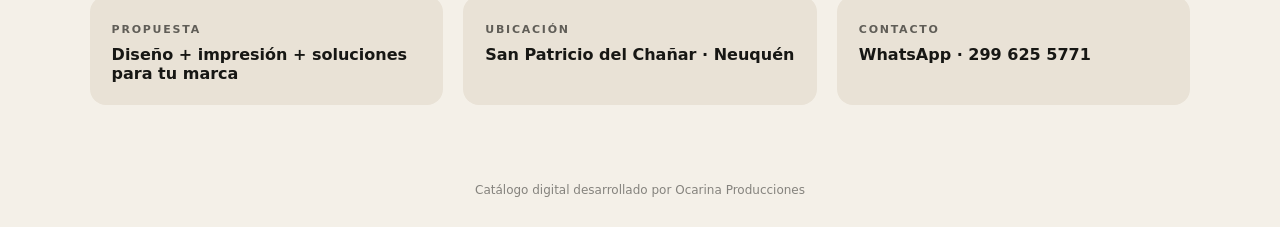
<file: catalogo/index.html>
<!doctype html>
<html lang="es">
<head>
<meta charset="utf-8">
<meta name="viewport" content="width=device-width,initial-scale=1,viewport-fit=cover">
<meta name="theme-color" content="#11110f">
<meta name="description" content="Market Studio: diseño gráfico, impresión, gigantografías, tarjetas, folletos y cartelería en San Patricio del Chañar.">
<title>Market Studio | Catálogo</title>
<link rel="stylesheet" href="style.css">
</head>
<body>
<header class="topbar">
  <div class="brand"><span class="brand-mark">M</span><div><strong>Market Studio</strong><small>Diseño · Impresión · Cartelería</small></div></div>
  <a class="wa-mini" href="#pedido">Mi selección <span id="count">0</span></a>
</header>
<main>
<section class="hero">
  <div class="hero-copy">
    <span class="eyebrow">SAN PATRICIO DEL CHAÑAR · NEUQUÉN</span>
    <h1>Diseñamos.<br><em>Imprimimos.</em><br>Hacemos realidad.</h1>
    <p>Diseño gráfico, gigantografías, tarjetas, folletos, cartelería y soluciones para tu marca, negocio o evento.</p>
    <a class="hero-cta" href="#catalogo">Ver servicios ↓</a>
  </div>
</section>
<section class="toolbar" aria-label="Buscar servicios">
  <input id="search" type="search" placeholder="Buscar servicio..." autocomplete="off">
  <div class="filters" id="filters"></div>
</section>
<section class="catalog" id="catalogo">
  <div class="section-title"><span>MARKET STUDIO</span><h2>Elegí lo que necesitás</h2></div>
  <div class="products" id="products"></div>
</section>
<section class="order" id="pedido">
  <div class="order-head"><div><span>CONSULTA</span><h2>Tu selección</h2></div><button id="clear" class="clear" type="button">Vaciar</button></div>
  <div id="cart" class="cart"><p class="empty">Todavía no seleccionaste servicios.</p></div>
  <div class="order-total"><span>Servicios seleccionados</span><strong id="total">0</strong></div>
  <button id="send" class="send" type="button" disabled>Consultar por WhatsApp →</button>
  <small class="note">Seleccioná los servicios que te interesan y enviá la consulta. Market Studio confirma medidas, cantidades, materiales y presupuesto.</small>
</section>
<section class="info">
  <div><span>PROPUESTA</span><strong>Diseño + impresión + soluciones para tu marca</strong></div>
  <div><span>UBICACIÓN</span><strong>San Patricio del Chañar · Neuquén</strong></div>
  <div><span>CONTACTO</span><strong>WhatsApp · 299 625 5771</strong></div>
</section>
</main>
<footer>Catálogo digital desarrollado por Ocarina Producciones</footer>
<script src="app-market.js"></script>
</body>
</html>
</file>
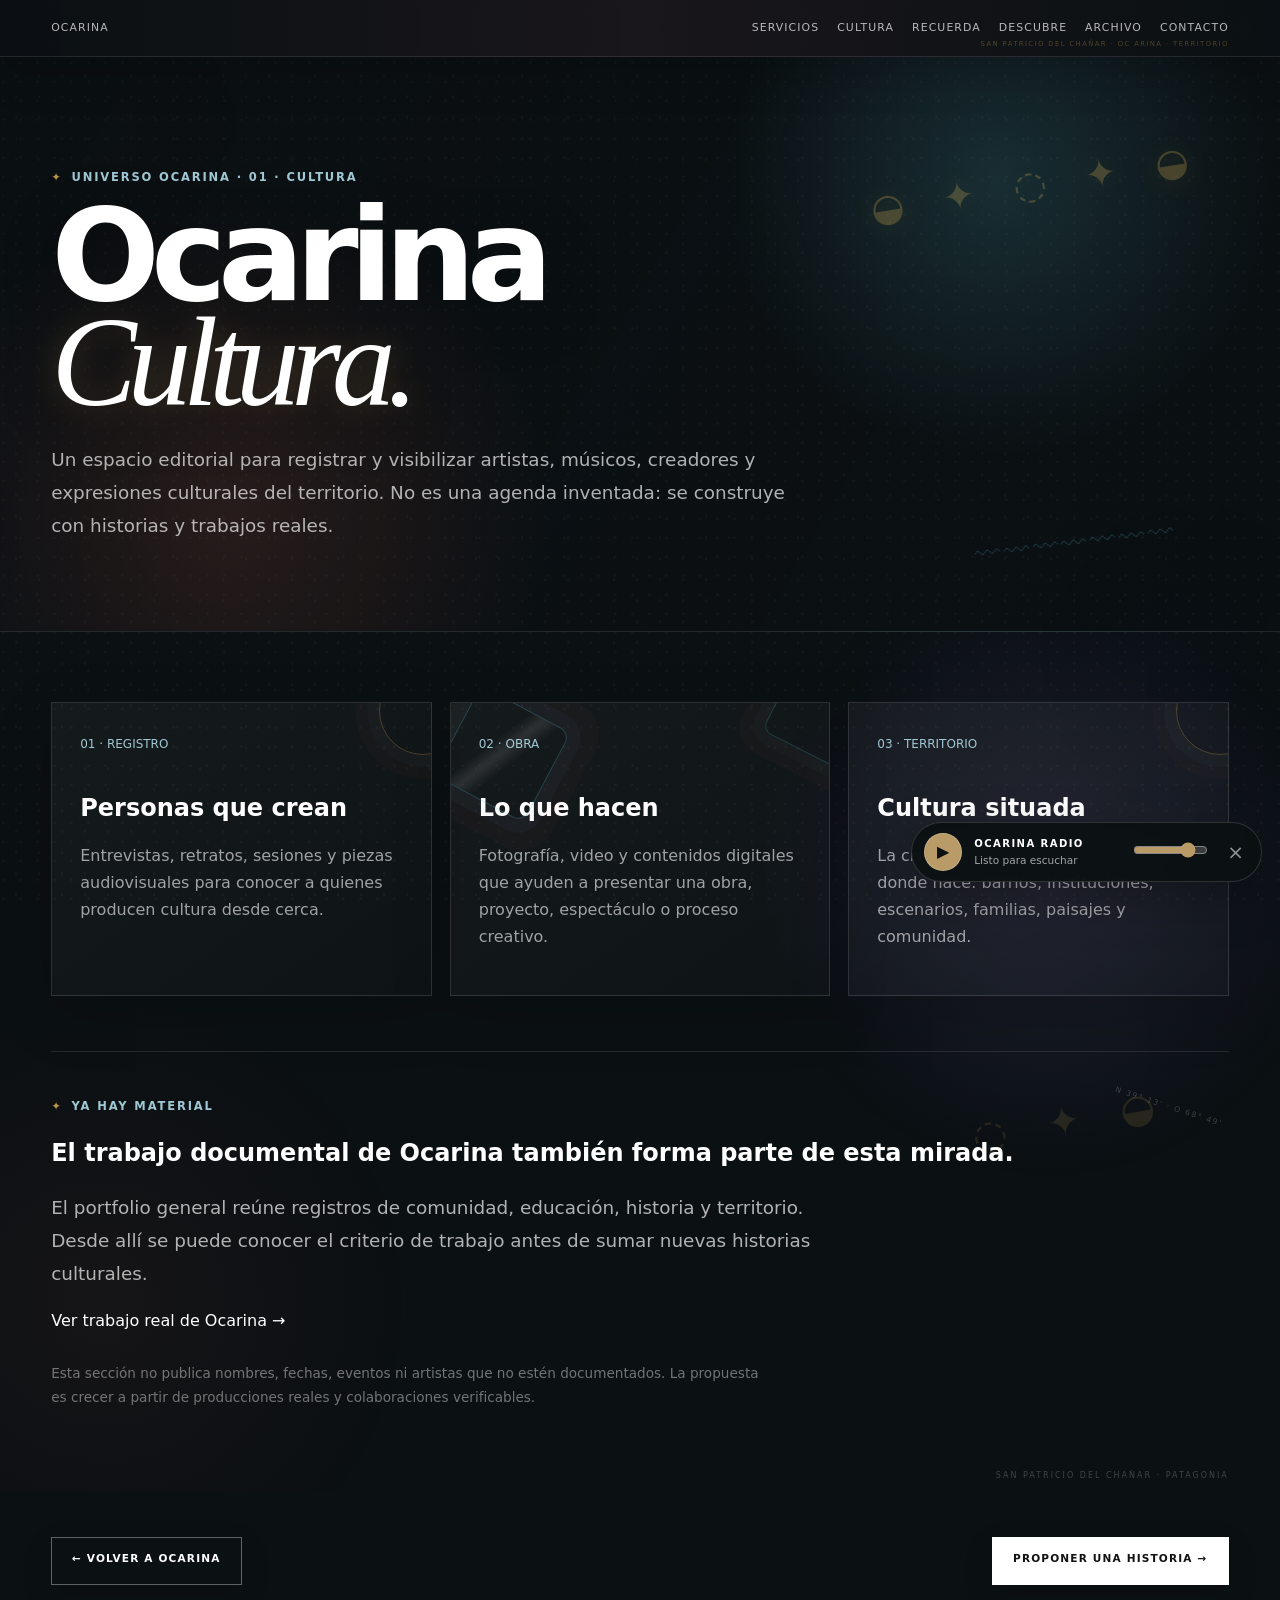
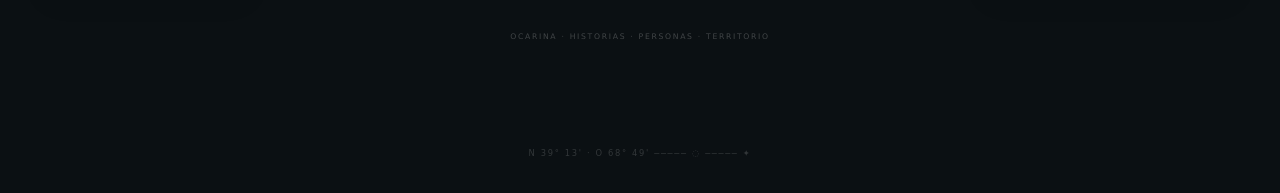
<file: cultura/index.html>
<!doctype html>
<html lang="es">
<head>
<meta charset="utf-8"><meta name="viewport" content="width=device-width,initial-scale=1">
<meta name="description" content="Ocarina Cultura: una mirada audiovisual sobre artistas, música, creación y expresiones culturales del territorio.">
<meta name="robots" content="index,follow">
<link rel="canonical" href="https://eliasmartinezcultural-glitch.github.io/ocarina-producciones/cultura/">
<title>Ocarina Cultura | Ocarina Producciones</title>
<link rel="stylesheet" href="../style.css">
<style>
.page{min-height:100vh;background:#0b1013;color:#fff}.mini-nav{border-bottom:1px solid rgba(255,255,255,.1);padding:20px 0}.mini-nav-inner{display:flex;align-items:center;justify-content:space-between;gap:20px}.mini-nav a{color:rgba(255,255,255,.7);text-decoration:none;font-size:.68rem;letter-spacing:.1em;text-transform:uppercase}.mini-nav a:hover{color:#9fc7d4}.mini-links{display:flex;gap:18px;flex-wrap:wrap}.page-hero{padding:100px 0 70px;border-bottom:1px solid rgba(255,255,255,.1)}.kicker{color:#9fc7d4;letter-spacing:.16em;font-size:.72rem;font-weight:700}.page h1{font-size:clamp(4rem,10vw,8.5rem);line-height:.82;letter-spacing:-.07em;margin:18px 0 28px}.page h1 em{font-family:Georgia,serif;font-weight:400}.lead{max-width:760px;color:rgba(255,255,255,.68);font-size:1.15rem;line-height:1.8}.editorial{padding:70px 0}.grid{display:grid;grid-template-columns:repeat(3,1fr);gap:18px}.card{border:1px solid rgba(255,255,255,.12);padding:28px;min-height:220px;background:rgba(255,255,255,.025)}.card span{color:#9fc7d4;font-size:.75rem}.card h2{font-size:1.5rem;margin:35px 0 12px}.card p{color:rgba(255,255,255,.6);line-height:1.7}.real{margin-top:55px;border-top:1px solid rgba(255,255,255,.1);padding-top:35px}.real a{color:#fff;text-decoration:none}.real a:hover{color:#9fc7d4}.footer-nav{padding:45px 0 70px;display:flex;justify-content:space-between;gap:20px;flex-wrap:wrap}.button{display:inline-block}.note{font-size:.85rem;color:rgba(255,255,255,.42);max-width:720px;line-height:1.7}@media(max-width:800px){.grid{grid-template-columns:1fr}.page-hero{padding-top:75px}.mini-nav-inner{align-items:flex-start;flex-direction:column}}
</style>
</head>
<body class="page">
<header class="mini-nav"><div class="container mini-nav-inner"><a href="../" aria-label="Volver al inicio de Ocarina">OCARINA</a><nav class="mini-links" aria-label="Navegación del universo Ocarina"><a href="../servicios/">Servicios</a><a href="./" aria-current="page">Cultura</a><a href="../recuerda/">Recuerda</a><a href="../descubre/">Descubre</a><a href="../archivos/">Archivo</a><a href="../#contacto">Contacto</a></nav></div></header>
<main>
<section class="page-hero"><div class="container"><p class="kicker">UNIVERSO OCARINA · 01 · CULTURA</p><h1>Ocarina<br><em>Cultura.</em></h1><p class="lead">Un espacio editorial para registrar y visibilizar artistas, músicos, creadores y expresiones culturales del territorio. No es una agenda inventada: se construye con historias y trabajos reales.</p></div></section>
<section class="editorial"><div class="container">
<div class="grid"><article class="card"><span>01 · REGISTRO</span><h2>Personas que crean</h2><p>Entrevistas, retratos, sesiones y piezas audiovisuales para conocer a quienes producen cultura desde cerca.</p></article><article class="card"><span>02 · OBRA</span><h2>Lo que hacen</h2><p>Fotografía, video y contenidos digitales que ayuden a presentar una obra, proyecto, espectáculo o proceso creativo.</p></article><article class="card"><span>03 · TERRITORIO</span><h2>Cultura situada</h2><p>La creación también cuenta el lugar donde nace: barrios, instituciones, escenarios, familias, paisajes y comunidad.</p></article></div>
<div class="real"><p class="kicker">YA HAY MATERIAL</p><h2>El trabajo documental de Ocarina también forma parte de esta mirada.</h2><p class="lead">El portfolio general reúne registros de comunidad, educación, historia y territorio. Desde allí se puede conocer el criterio de trabajo antes de sumar nuevas historias culturales.</p><p><a href="../#trabajo">Ver trabajo real de Ocarina →</a></p></div>
<p class="note">Esta sección no publica nombres, fechas, eventos ni artistas que no estén documentados. La propuesta es crecer a partir de producciones reales y colaboraciones verificables.</p>
</div></section>
<section class="container footer-nav"><a class="button button-ghost" href="../">← Volver a Ocarina</a><a class="button button-primary" href="../#contacto">Proponer una historia →</a></section>
</main>
<script src="../radio-widget.js" defer></script>
</body>
</html>
</file>
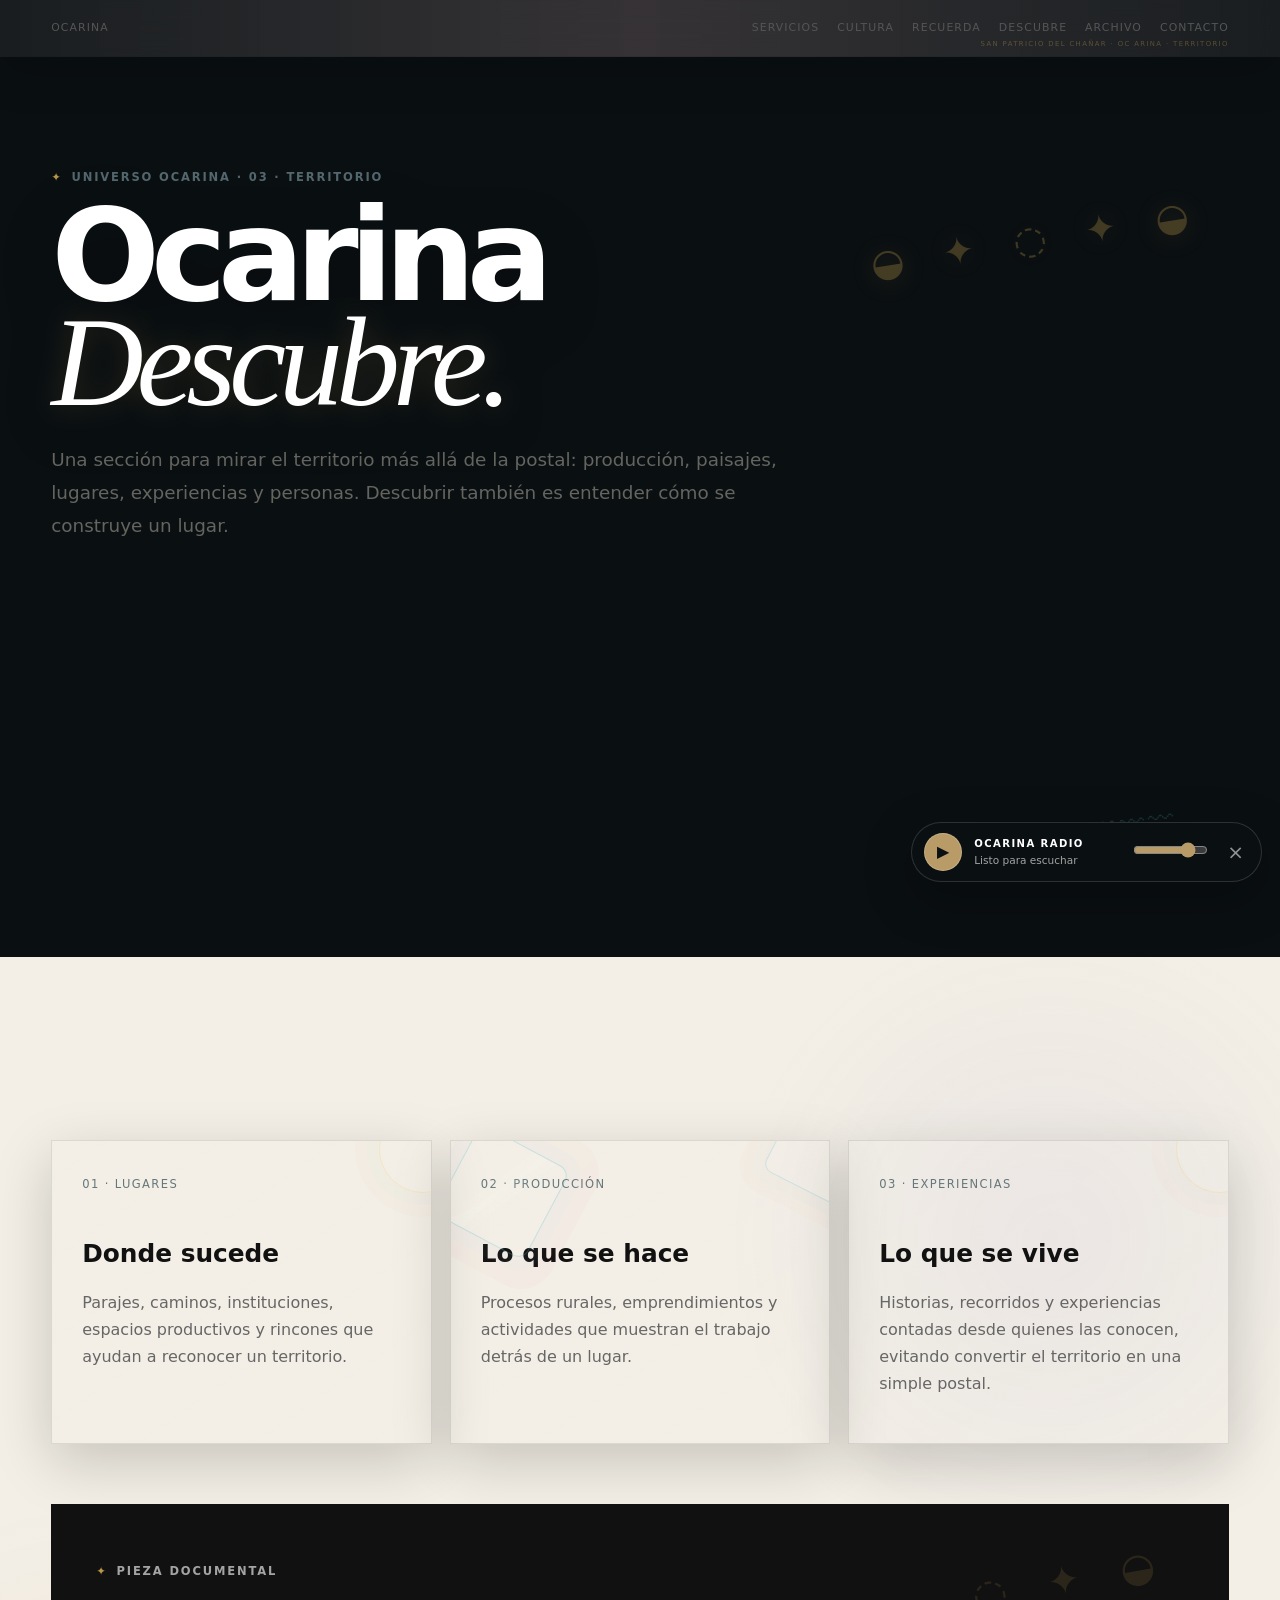
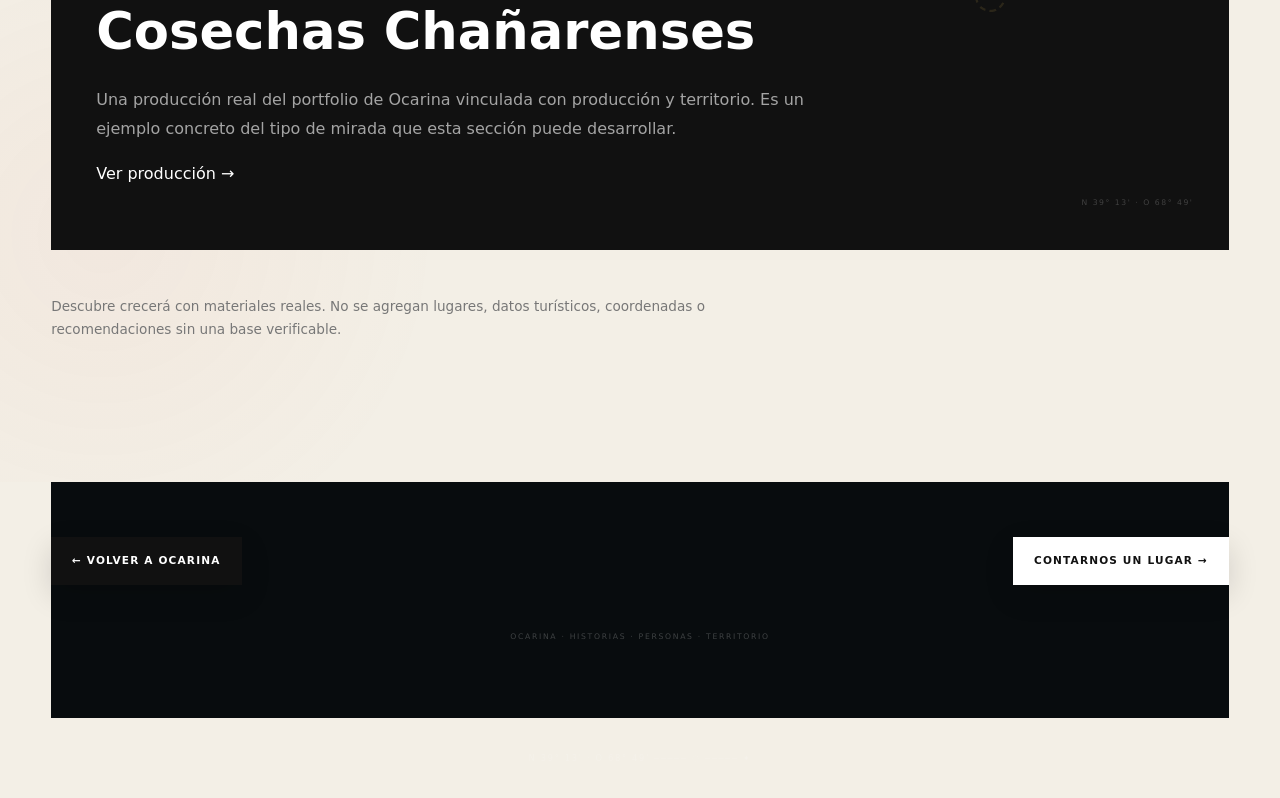
<file: descubre/index.html>
<!doctype html>
<html lang="es">
<head>
<meta charset="utf-8"><meta name="viewport" content="width=device-width,initial-scale=1">
<meta name="description" content="Ocarina Descubre: lugares, producción, paisajes y experiencias contadas desde el territorio.">
<meta name="robots" content="index,follow">
<link rel="canonical" href="https://eliasmartinezcultural-glitch.github.io/ocarina-producciones/descubre/">
<title>Ocarina Descubre | Ocarina Producciones</title>
<link rel="stylesheet" href="../style.css">
<style>
.page{min-height:100vh;background:#f3efe6;color:#111}.mini-nav{border-bottom:1px solid rgba(17,17,17,.12);padding:20px 0;background:#f3efe6}.mini-nav-inner{display:flex;align-items:center;justify-content:space-between;gap:20px}.mini-nav a{color:#555;text-decoration:none;font-size:.68rem;letter-spacing:.1em;text-transform:uppercase}.mini-nav a:hover{color:#111}.mini-links{display:flex;gap:18px;flex-wrap:wrap}.hero{padding:100px 0 75px;border-bottom:1px solid rgba(17,17,17,.12)}.kicker{letter-spacing:.16em;font-size:.72rem;font-weight:700;color:#53676e}.page h1{font-size:clamp(4rem,10vw,8.5rem);line-height:.82;letter-spacing:-.07em;margin:18px 0 28px}.page h1 em{font-family:Georgia,serif;font-weight:400}.lead{max-width:760px;color:#656560;font-size:1.15rem;line-height:1.8}.grid{display:grid;grid-template-columns:repeat(3,1fr);gap:18px;margin-top:55px}.card{background:#fff;border:1px solid rgba(17,17,17,.1);padding:30px;min-height:235px}.card span{font-size:.72rem;letter-spacing:.12em;color:#65777b}.card h2{margin:40px 0 12px;font-size:1.55rem}.card p{color:#666;line-height:1.7}.feature{margin-top:60px;padding:45px;background:#111;color:#fff}.feature h2{font-size:clamp(2rem,4vw,3.4rem);margin:12px 0}.feature p{max-width:760px;color:rgba(255,255,255,.62);line-height:1.8}.feature a{color:#fff}.footer{padding:55px 0 75px;display:flex;justify-content:space-between;gap:20px;flex-wrap:wrap}.note{font-size:.85rem;color:#777;line-height:1.7;max-width:760px;margin-top:45px}@media(max-width:800px){.grid{grid-template-columns:1fr}.hero{padding-top:75px}.mini-nav-inner{align-items:flex-start;flex-direction:column}}
</style>
</head>
<body class="page">
<header class="mini-nav"><div class="container mini-nav-inner"><a href="../" aria-label="Volver al inicio de Ocarina">OCARINA</a><nav class="mini-links" aria-label="Navegación del universo Ocarina"><a href="../servicios/">Servicios</a><a href="../cultura/">Cultura</a><a href="../recuerda/">Recuerda</a><a href="./" aria-current="page">Descubre</a><a href="../archivos/">Archivo</a><a href="../#contacto">Contacto</a></nav></div></header>
<main>
<section class="hero"><div class="container"><p class="kicker">UNIVERSO OCARINA · 03 · TERRITORIO</p><h1>Ocarina<br><em>Descubre.</em></h1><p class="lead">Una sección para mirar el territorio más allá de la postal: producción, paisajes, lugares, experiencias y personas. Descubrir también es entender cómo se construye un lugar.</p></div></section>
<section class="section"><div class="container"><div class="grid"><article class="card"><span>01 · LUGARES</span><h2>Donde sucede</h2><p>Parajes, caminos, instituciones, espacios productivos y rincones que ayudan a reconocer un territorio.</p></article><article class="card"><span>02 · PRODUCCIÓN</span><h2>Lo que se hace</h2><p>Procesos rurales, emprendimientos y actividades que muestran el trabajo detrás de un lugar.</p></article><article class="card"><span>03 · EXPERIENCIAS</span><h2>Lo que se vive</h2><p>Historias, recorridos y experiencias contadas desde quienes las conocen, evitando convertir el territorio en una simple postal.</p></article></div>
<div class="feature"><p class="kicker">PIEZA DOCUMENTAL</p><h2>Cosechas Chañarenses</h2><p>Una producción real del portfolio de Ocarina vinculada con producción y territorio. Es un ejemplo concreto del tipo de mirada que esta sección puede desarrollar.</p><p><a href="https://www.youtube.com/watch?v=hnZ0HWZPlOw" target="_blank" rel="noopener noreferrer">Ver producción →</a></p></div>
<p class="note">Descubre crecerá con materiales reales. No se agregan lugares, datos turísticos, coordenadas o recomendaciones sin una base verificable.</p>
</div></section>
<section class="container footer"><a class="button button-dark" href="../">← Volver a Ocarina</a><a class="button button-primary" href="../#contacto">Contarnos un lugar →</a></section>
</main>
<script src="../radio-widget.js" defer></script>
</body></html>
</file>
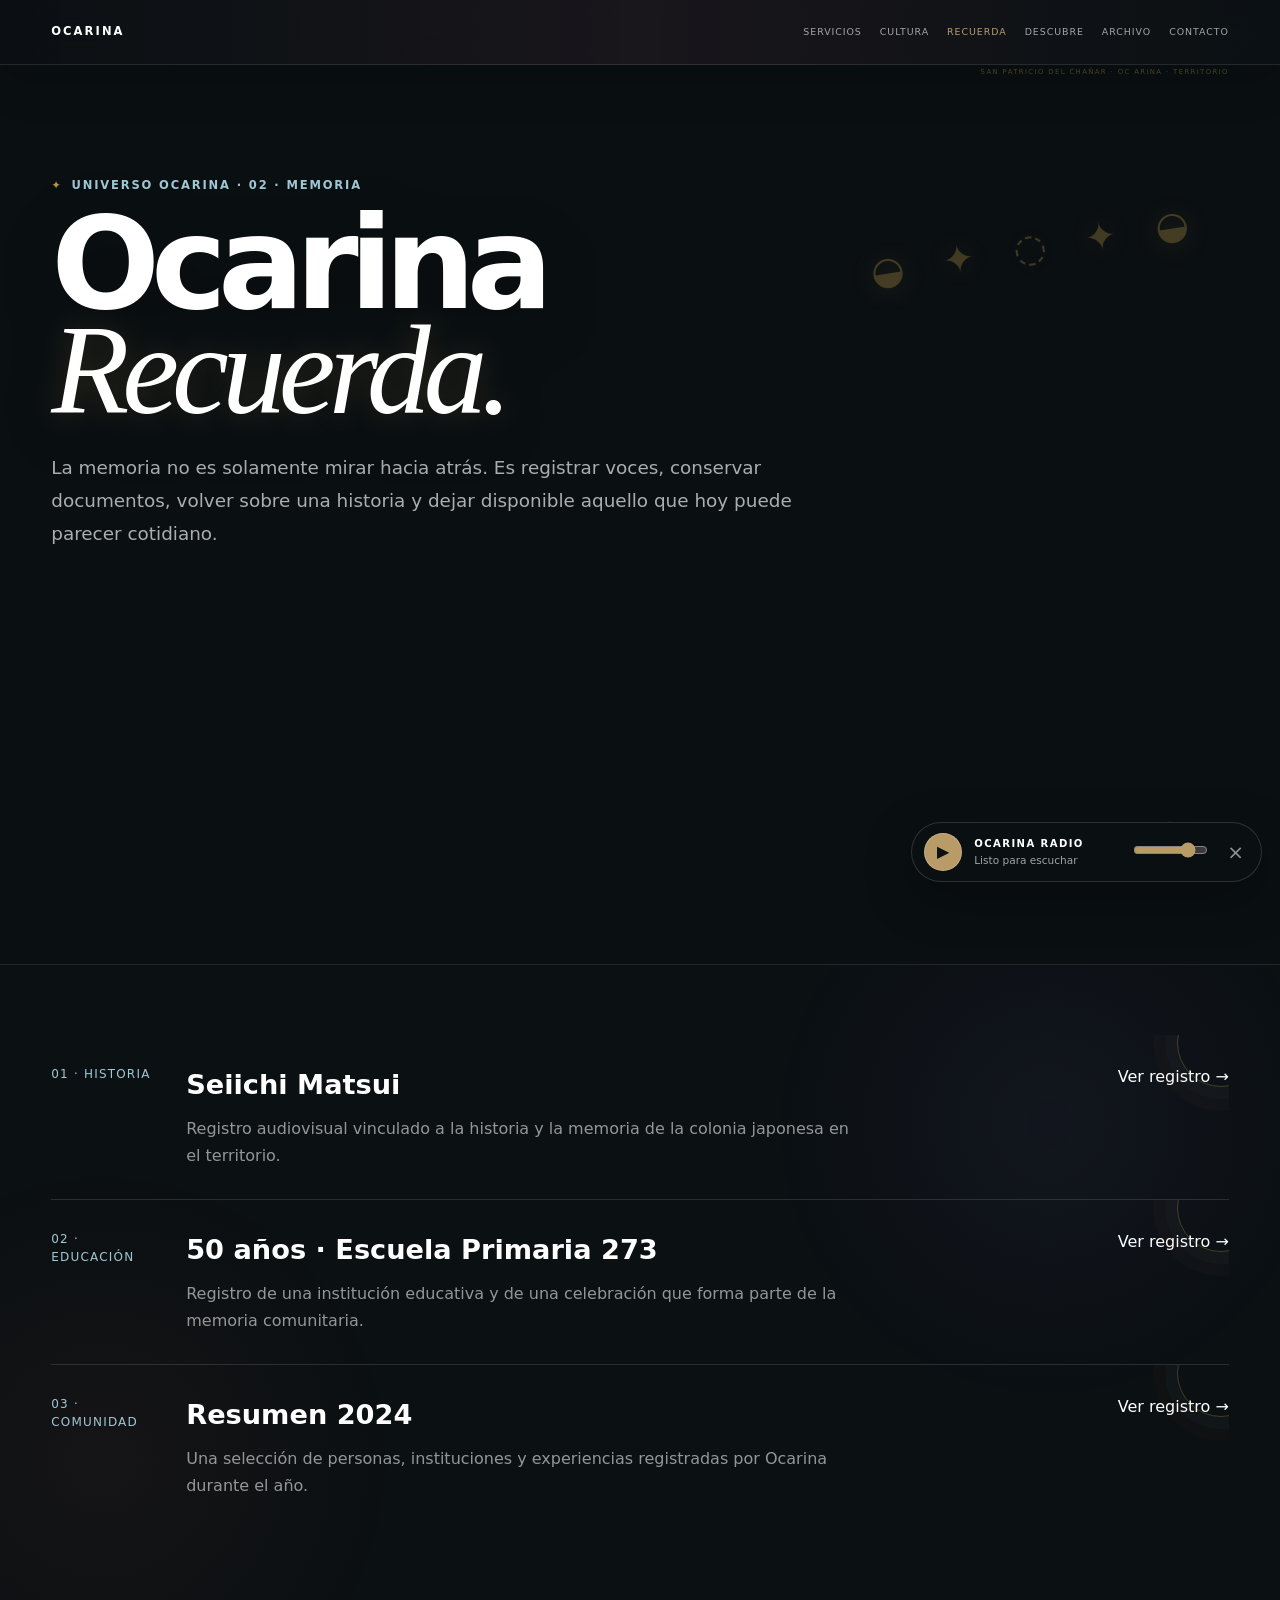
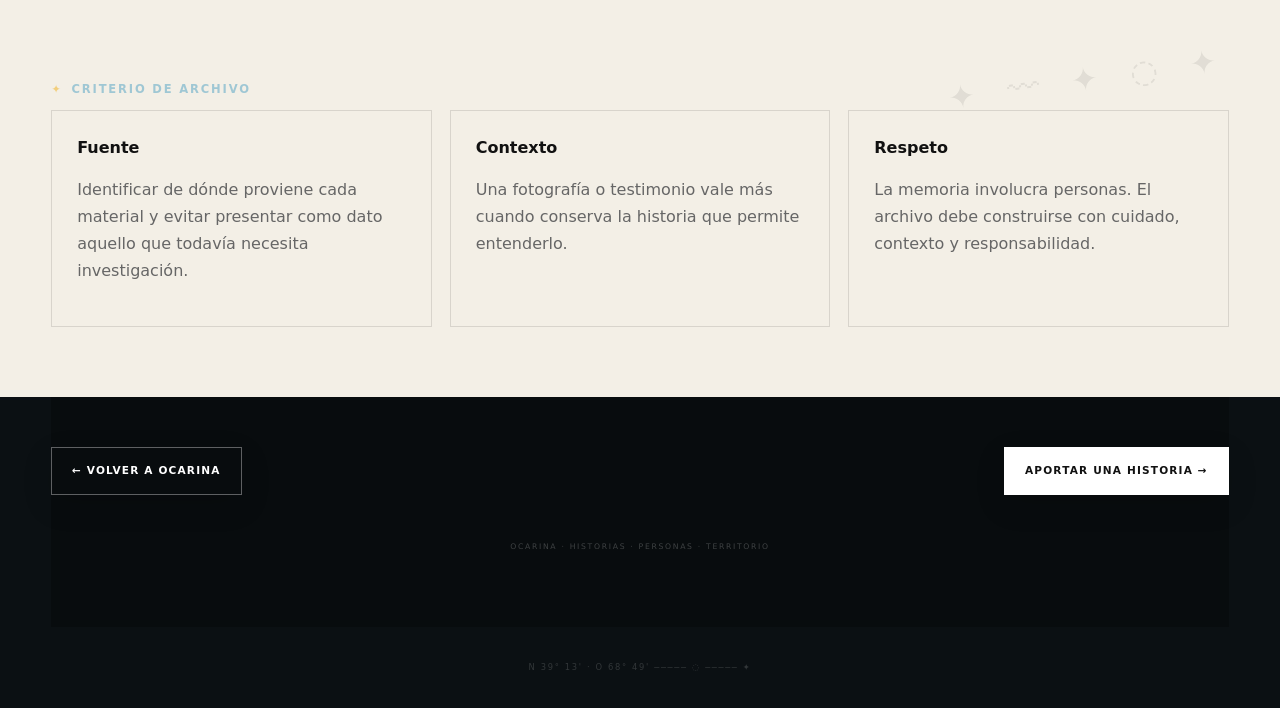
<file: recuerda/index.html>
<!doctype html>
<html lang="es">
<head>
<meta charset="utf-8"><meta name="viewport" content="width=device-width,initial-scale=1">
<title>Ocarina Recuerda | Ocarina Producciones</title>
<meta name="description" content="Ocarina Recuerda: historia, memoria, testimonios y registros documentales del territorio.">
<meta name="robots" content="index,follow">
<link rel="canonical" href="https://eliasmartinezcultural-glitch.github.io/ocarina-producciones/recuerda/">
<link rel="stylesheet" href="../style.css">
<style>
.page{min-height:100vh;background:#0b1013;color:#fff}.page-nav{position:sticky;top:0;z-index:20;background:rgba(11,16,19,.96);border-bottom:1px solid rgba(255,255,255,.1);backdrop-filter:blur(10px)}.page-nav .container{min-height:64px;display:flex;align-items:center;justify-content:space-between;gap:20px}.page-brand{font-size:.72rem;font-weight:850;letter-spacing:.18em}.page-links{display:flex;gap:18px;flex-wrap:wrap}.page-links a{font-size:.59rem;text-transform:uppercase;letter-spacing:.1em;color:rgba(255,255,255,.62)}.page-links a:hover,.page-links a[aria-current="page"]{color:#b99b68}.hero{padding:100px 0 70px;border-bottom:1px solid rgba(255,255,255,.1)}.kicker{color:#9fc7d4;letter-spacing:.16em;font-size:.72rem;font-weight:700}.page h1{font-size:clamp(4rem,10vw,8.5rem);line-height:.82;letter-spacing:-.07em;margin:18px 0 28px}.page h1 em{font-family:Georgia,serif;font-weight:400}.lead{max-width:800px;color:rgba(255,255,255,.66);font-size:1.15rem;line-height:1.8}.records{padding:70px 0}.record{display:grid;grid-template-columns:110px 1fr auto;gap:25px;align-items:start;border-top:1px solid rgba(255,255,255,.12);padding:30px 0}.record:first-child{border-top:0}.num{color:#9fc7d4;font-size:.75rem;letter-spacing:.1em}.record h2{margin:0 0 9px;font-size:1.7rem}.record p{margin:0;max-width:680px;color:rgba(255,255,255,.56);line-height:1.7}.record a{color:#fff;text-decoration:none;white-space:nowrap}.record a:hover{color:#9fc7d4}.principles{background:#f3efe6;color:#111;padding:70px 0}.principles-grid{display:grid;grid-template-columns:repeat(3,1fr);gap:18px}.principle{padding:25px;border:1px solid rgba(17,17,17,.12)}.principle strong{display:block;margin-bottom:15px}.principle p{color:#666;line-height:1.7}.footer{padding:50px 0 75px;display:flex;justify-content:space-between;gap:20px;flex-wrap:wrap}@media(max-width:800px){.page-nav .container{align-items:flex-start;padding-top:15px;padding-bottom:15px;flex-direction:column}.page-links{gap:10px 15px}.record{grid-template-columns:1fr}.principles-grid{grid-template-columns:1fr}.hero{padding-top:70px}}
</style>
</head>
<body class="page"><nav class="page-nav" aria-label="Navegación Ocarina"><div class="container"><a class="page-brand" href="../">OCARINA</a><div class="page-links"><a href="../servicios/">Servicios</a><a href="../cultura/">Cultura</a><a href="../recuerda/" aria-current="page">Recuerda</a><a href="../descubre/">Descubre</a><a href="../archivos/">Archivo</a><a href="../#contacto">Contacto</a></div></div></nav>
<main>
<section class="hero"><div class="container"><p class="kicker">UNIVERSO OCARINA · 02 · MEMORIA</p><h1>Ocarina<br><em>Recuerda.</em></h1><p class="lead">La memoria no es solamente mirar hacia atrás. Es registrar voces, conservar documentos, volver sobre una historia y dejar disponible aquello que hoy puede parecer cotidiano.</p></div></section>
<section class="records"><div class="container">
<article class="record"><span class="num">01 · HISTORIA</span><div><h2>Seiichi Matsui</h2><p>Registro audiovisual vinculado a la historia y la memoria de la colonia japonesa en el territorio.</p></div><a href="https://www.youtube.com/watch?v=G8rbbeZMMVk" target="_blank" rel="noopener noreferrer">Ver registro →</a></article>
<article class="record"><span class="num">02 · EDUCACIÓN</span><div><h2>50 años · Escuela Primaria 273</h2><p>Registro de una institución educativa y de una celebración que forma parte de la memoria comunitaria.</p></div><a href="https://www.youtube.com/watch?v=xY9ppN2HM-s" target="_blank" rel="noopener noreferrer">Ver registro →</a></article>
<article class="record"><span class="num">03 · COMUNIDAD</span><div><h2>Resumen 2024</h2><p>Una selección de personas, instituciones y experiencias registradas por Ocarina durante el año.</p></div><a href="https://www.youtube.com/watch?v=ruDP0Ur2wZ0" target="_blank" rel="noopener noreferrer">Ver registro →</a></article>
</div></section>
<section class="principles"><div class="container"><p class="kicker">CRITERIO DE ARCHIVO</p><div class="principles-grid"><article class="principle"><strong>Fuente</strong><p>Identificar de dónde proviene cada material y evitar presentar como dato aquello que todavía necesita investigación.</p></article><article class="principle"><strong>Contexto</strong><p>Una fotografía o testimonio vale más cuando conserva la historia que permite entenderlo.</p></article><article class="principle"><strong>Respeto</strong><p>La memoria involucra personas. El archivo debe construirse con cuidado, contexto y responsabilidad.</p></article></div></div></section>
<section class="container footer"><a class="button button-ghost" href="../">← Volver a Ocarina</a><a class="button button-primary" href="../#contacto">Aportar una historia →</a></section>
</main>
<script src="../radio-widget.js" defer></script>
</body></html>
</file>
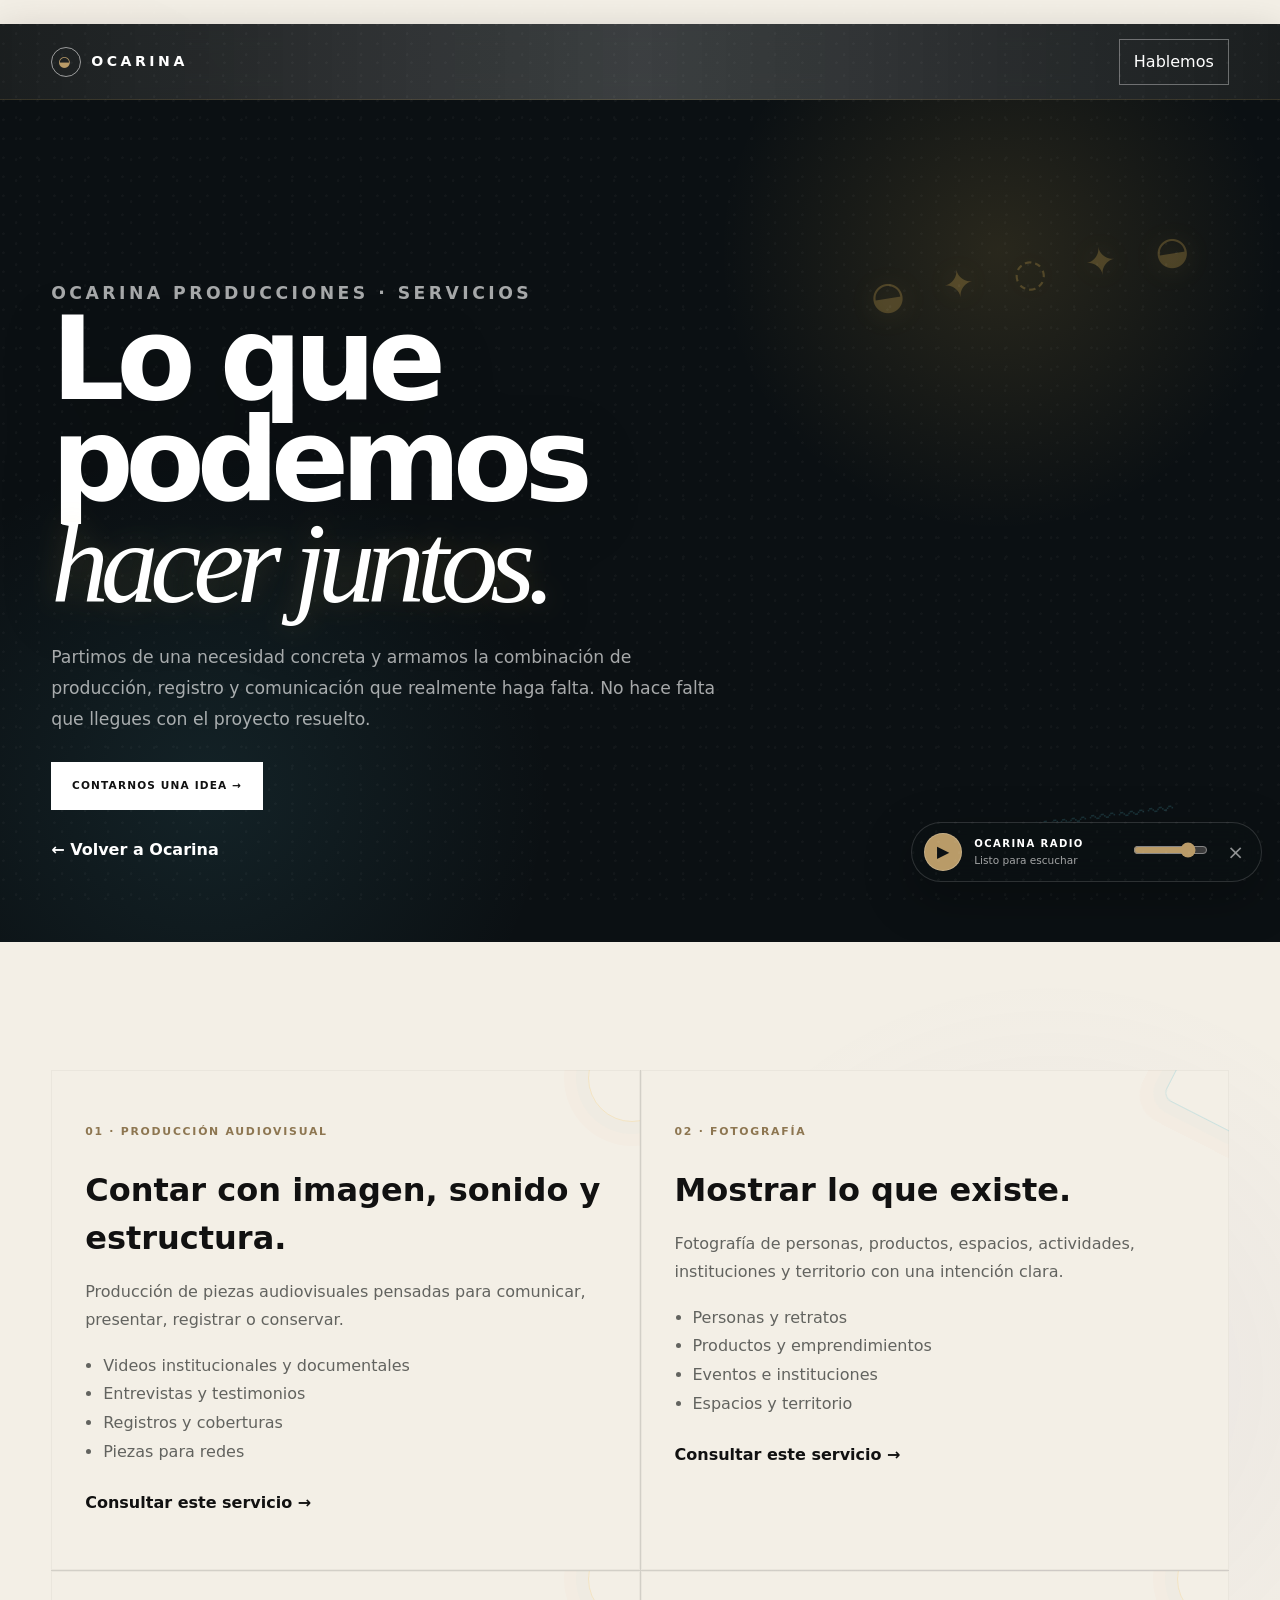
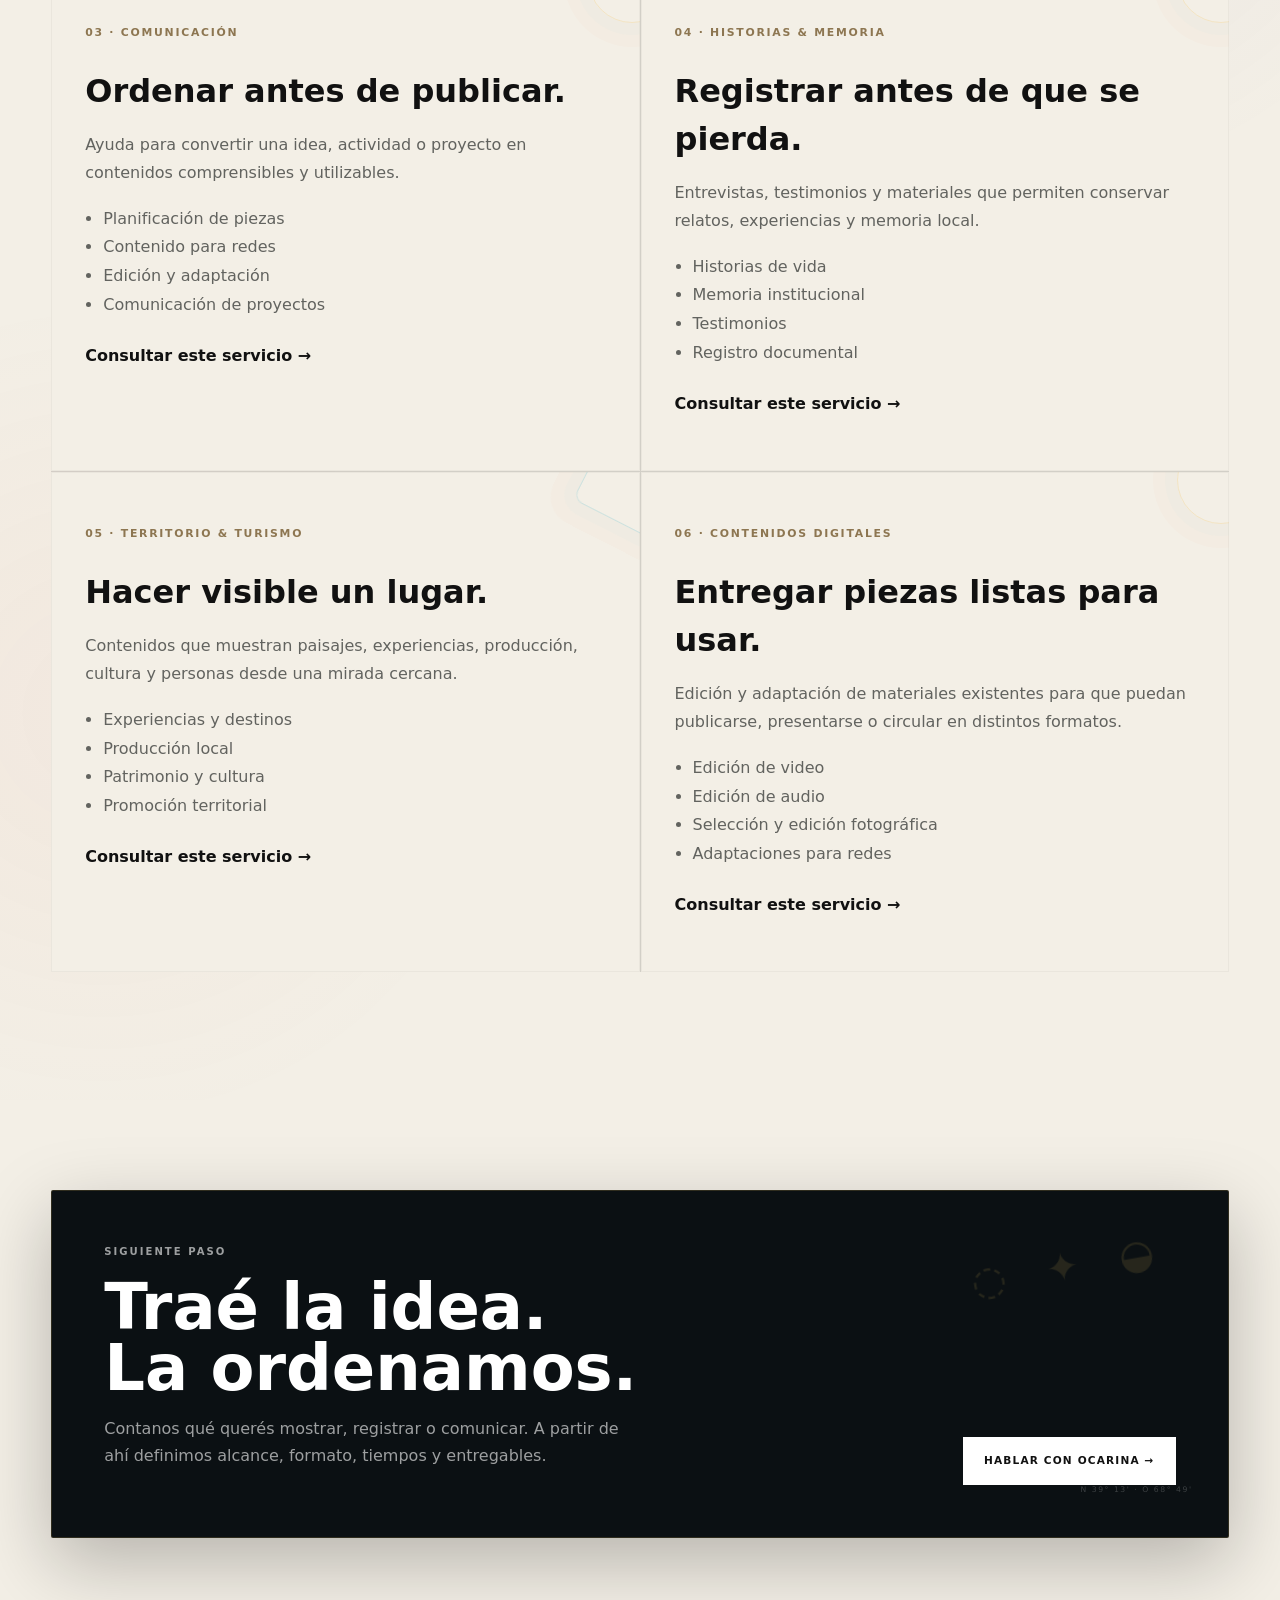
<file: servicios/index.html>
<!doctype html>
<html lang="es">
<head>
<meta charset="utf-8">
<meta name="viewport" content="width=device-width,initial-scale=1">
<meta name="theme-color" content="#0b1013">
<meta name="description" content="Servicios de Ocarina Producciones: audiovisual, fotografía, comunicación, historias, territorio y contenidos digitales.">
<link rel="canonical" href="https://eliasmartinezcultural-glitch.github.io/ocarina-producciones/servicios/">
<link rel="stylesheet" href="../style.css">
<link rel="stylesheet" href="../visual.css">
<link rel="stylesheet" href="../visual-pages.css">
<title>Servicios | Ocarina Producciones</title>
<style>
.services-page{background:#f3efe6;color:#111;min-height:100svh}.services-hero{padding:150px 0 80px;background:#0b1013;color:#fff}.services-hero h1{font-size:clamp(3.8rem,9vw,8rem);line-height:.88;letter-spacing:-.07em;margin:0;max-width:900px}.services-hero h1 em{font-family:Georgia,serif;font-weight:400}.services-hero p{max-width:680px;color:rgba(255,255,255,.64);font-size:1.08rem;line-height:1.8;margin:28px 0 0}.service-detail-grid{display:grid;grid-template-columns:repeat(2,minmax(0,1fr));gap:1px;background:rgba(17,17,17,.14)}.service-detail{background:#f3efe6;padding:48px 34px;min-height:300px;display:flex;flex-direction:column;justify-content:space-between;scroll-margin-top:30px}.service-detail .num{font-size:.68rem;font-weight:850;letter-spacing:.16em;color:#8d7651}.service-detail h2{font-size:2rem;margin:24px 0 12px}.service-detail p{color:#62635f;line-height:1.75;max-width:560px}.service-detail ul{margin:18px 0 0;padding-left:18px;color:#62635f;line-height:1.8}.service-detail .service-action{display:inline-block;margin-top:24px;color:#111;font-weight:800;text-decoration:none}.services-contact{padding:90px 0}.services-contact-inner{background:#0b1013;color:#fff;padding:52px;border-radius:2px;display:flex;align-items:end;justify-content:space-between;gap:30px}.services-contact h2{font-size:clamp(2.4rem,5vw,4.5rem);line-height:.95;margin:0}.services-contact p{max-width:520px;color:rgba(255,255,255,.6);line-height:1.7}.services-back{display:inline-block;margin-top:28px;color:#fff;text-decoration:none;font-weight:750}.service-detail.is-selected{outline:2px solid #b99b68;outline-offset:-2px}@media(max-width:760px){.service-detail-grid{grid-template-columns:1fr}.services-contact-inner{display:block;padding:34px}.services-hero{padding-top:120px}}
</style>
</head>
<body class="services-page">
<a class="skip-link" href="#contenido">Ir al contenido</a>
<header class="site-header" id="siteHeader"><div class="container nav">
<a class="brand" href="../" aria-label="Ocarina, inicio"><span class="brand-mark">◒</span><span>OCARINA</span></a>
<a class="nav-cta" href="../#contacto">Hablemos</a>
</div></header>
<main id="contenido">
<section class="services-hero"><div class="container"><p class="eyebrow accent">OCARINA PRODUCCIONES · SERVICIOS</p><h1>Lo que podemos<br><em>hacer juntos.</em></h1><p>Partimos de una necesidad concreta y armamos la combinación de producción, registro y comunicación que realmente haga falta. No hace falta que llegues con el proyecto resuelto.</p><a class="button button-light" href="../#contacto">Contarnos una idea →</a><br><a class="services-back" href="../">← Volver a Ocarina</a></div></section>
<section class="section"><div class="container"><div class="service-detail-grid">
<article class="service-detail" id="audiovisual"><div><span class="num">01 · PRODUCCIÓN AUDIOVISUAL</span><h2>Contar con imagen, sonido y estructura.</h2><p>Producción de piezas audiovisuales pensadas para comunicar, presentar, registrar o conservar.</p><ul><li>Videos institucionales y documentales</li><li>Entrevistas y testimonios</li><li>Registros y coberturas</li><li>Piezas para redes</li></ul><a class="service-action" href="../#contacto">Consultar este servicio →</a></div></article>
<article class="service-detail" id="fotografia"><div><span class="num">02 · FOTOGRAFÍA</span><h2>Mostrar lo que existe.</h2><p>Fotografía de personas, productos, espacios, actividades, instituciones y territorio con una intención clara.</p><ul><li>Personas y retratos</li><li>Productos y emprendimientos</li><li>Eventos e instituciones</li><li>Espacios y territorio</li></ul><a class="service-action" href="../#contacto">Consultar este servicio →</a></div></article>
<article class="service-detail" id="comunicacion"><div><span class="num">03 · COMUNICACIÓN</span><h2>Ordenar antes de publicar.</h2><p>Ayuda para convertir una idea, actividad o proyecto en contenidos comprensibles y utilizables.</p><ul><li>Planificación de piezas</li><li>Contenido para redes</li><li>Edición y adaptación</li><li>Comunicación de proyectos</li></ul><a class="service-action" href="../#contacto">Consultar este servicio →</a></div></article>
<article class="service-detail" id="historias"><div><span class="num">04 · HISTORIAS & MEMORIA</span><h2>Registrar antes de que se pierda.</h2><p>Entrevistas, testimonios y materiales que permiten conservar relatos, experiencias y memoria local.</p><ul><li>Historias de vida</li><li>Memoria institucional</li><li>Testimonios</li><li>Registro documental</li></ul><a class="service-action" href="../#contacto">Consultar este servicio →</a></div></article>
<article class="service-detail" id="territorio"><div><span class="num">05 · TERRITORIO & TURISMO</span><h2>Hacer visible un lugar.</h2><p>Contenidos que muestran paisajes, experiencias, producción, cultura y personas desde una mirada cercana.</p><ul><li>Experiencias y destinos</li><li>Producción local</li><li>Patrimonio y cultura</li><li>Promoción territorial</li></ul><a class="service-action" href="../#contacto">Consultar este servicio →</a></div></article>
<article class="service-detail" id="digital"><div><span class="num">06 · CONTENIDOS DIGITALES</span><h2>Entregar piezas listas para usar.</h2><p>Edición y adaptación de materiales existentes para que puedan publicarse, presentarse o circular en distintos formatos.</p><ul><li>Edición de video</li><li>Edición de audio</li><li>Selección y edición fotográfica</li><li>Adaptaciones para redes</li></ul><a class="service-action" href="../#contacto">Consultar este servicio →</a></div></article>
</div></div></section>
<section class="services-contact"><div class="container"><div class="services-contact-inner"><div><p class="eyebrow accent">SIGUIENTE PASO</p><h2>Traé la idea.<br>La ordenamos.</h2><p>Contanos qué querés mostrar, registrar o comunicar. A partir de ahí definimos alcance, formato, tiempos y entregables.</p></div><a class="button button-light" href="https://wa.me/542996728355?text=Hola%20Ocarina.%20Quiero%20consultar%20por%20un%20servicio.">Hablar con Ocarina →</a></div></div></section>
</main>
<script>
const service=new URLSearchParams(location.search).get('servicio');
const map={"Producción audiovisual":"audiovisual","Fotografía":"fotografia","Comunicación":"comunicacion","Historias & memoria":"historias","Territorio & turismo":"territorio","Contenidos digitales":"digital"};
if(service&&map[service]){const el=document.getElementById(map[service]);el.classList.add('is-selected');setTimeout(()=>el.scrollIntoView({behavior:'smooth',block:'center'}),120)}
</script>
<script src="../radio-widget.js" defer></script>
</body>
</html>
</file>
<file: style.css>
:root{--ink:#111315;--paper:#f3efe6;--paper2:#e7e0d3;--dark:#0a0f12;--dark2:#121a1f;--white:#fff;--muted:#6c6e6b;--accent:#b99b68;--blue:#236b91;--line:rgba(17,19,21,.13);--lineLight:rgba(255,255,255,.15);--max:1240px;--gutter:clamp(20px,4vw,64px);--header:76px}*{box-sizing:border-box}html{scroll-behavior:smooth;scroll-padding-top:92px}body{margin:0;background:var(--paper);color:var(--ink);font-family:Inter,ui-sans-serif,system-ui,-apple-system,BlinkMacSystemFont,"Segoe UI",sans-serif;line-height:1.5;overflow-x:hidden}body.no-scroll{overflow:hidden}a{color:inherit;text-decoration:none}button,input,select,textarea{font:inherit}iframe{display:block;border:0;width:100%;height:100%}.container{width:min(calc(100% - 2 * var(--gutter)),var(--max));margin-inline:auto}.skip-link{position:fixed;z-index:3000;top:-100px;left:20px;padding:10px 15px;background:#fff;color:#111}.skip-link:focus{top:10px}.sr-only{position:absolute;width:1px;height:1px;padding:0;margin:-1px;overflow:hidden;clip:rect(0,0,0,0);white-space:nowrap;border:0}.site-header{position:fixed;z-index:1000;inset:0 0 auto;height:var(--header);color:#fff;background:linear-gradient(180deg,rgba(5,8,10,.82),transparent);transition:.3s}.site-header.scrolled{background:rgba(7,11,13,.96);box-shadow:0 12px 40px rgba(0,0,0,.2)}.nav{height:100%;display:flex;align-items:center;justify-content:space-between;gap:25px}.brand{display:flex;align-items:center;gap:10px;font-size:.88rem;font-weight:850;letter-spacing:.25em}.brand-mark{display:grid;place-items:center;width:30px;height:30px;border:1px solid rgba(255,255,255,.55);border-radius:50%;font-size:14px;color:var(--accent)}.nav-links{display:flex;align-items:center;gap:clamp(10px,1.8vw,25px)}.nav-links a{font-size:.63rem;font-weight:800;letter-spacing:.1em;text-transform:uppercase;opacity:.82;transition:.2s}.nav-links a:hover{opacity:1}.nav-cta{padding:10px 14px;border:1px solid rgba(255,255,255,.35)}.menu-toggle{display:none;width:44px;height:44px;padding:9px;border:1px solid rgba(255,255,255,.3);background:transparent}.menu-toggle span{display:block;height:1px;margin:6px 0;background:#fff;transition:.25s}.hero{min-height:100svh;position:relative;display:flex;overflow:hidden;background:var(--dark);color:#fff}.hero-media,.hero-overlay{position:absolute;inset:0}.hero-media{background-image:url("assets/img/assets/502379158_24242970528621000_6809775672234068026_n.jpg");background-size:cover;background-position:center;transform:scale(1.03)}.hero-overlay{background:linear-gradient(90deg,rgba(5,9,11,.96),rgba(5,9,11,.67) 48%,rgba(5,9,11,.28)),linear-gradient(0deg,rgba(5,9,11,.78),transparent 55%)}.hero-content{position:relative;z-index:2;min-height:100svh;padding-top:calc(var(--header) + 35px);padding-bottom:35px;display:flex;flex-direction:column;justify-content:space-between}.hero-top,.hero-bottom{display:flex;justify-content:space-between;gap:20px;font-size:.61rem;font-weight:800;letter-spacing:.15em;text-transform:uppercase;color:rgba(255,255,255,.62)}.hero-main{width:min(800px,100%);margin:auto 0}.eyebrow{margin:0 0 17px;font-size:.63rem;font-weight:850;letter-spacing:.2em;text-transform:uppercase}.accent{color:var(--accent)}h1,h2,h3,p{overflow-wrap:break-word}.hero h1{margin:0;font-size:clamp(4rem,11vw,10.5rem);line-height:.78;letter-spacing:-.075em;font-weight:800}.hero h1 em,h2 em,.statement h2 em,.archive h2 em,.club h2 em{font-family:Georgia,serif;font-style:italic;font-weight:400;letter-spacing:-.055em}.hero-lead{max-width:640px;margin:32px 0 29px;color:rgba(255,255,255,.77);font-size:clamp(1rem,1.45vw,1.18rem);line-height:1.75}.hero-actions{display:flex;flex-wrap:wrap;gap:10px}.button{min-height:48px;padding:13px 20px;border:1px solid transparent;display:inline-flex;align-items:center;justify-content:center;gap:16px;cursor:pointer;font-size:.66rem;font-weight:850;letter-spacing:.11em;text-transform:uppercase;transition:transform .25s,background .25s,color .25s,border-color .25s}.button:hover{transform:translateY(-2px)}.button-primary{background:#fff;color:#111}.button-primary:hover{background:var(--paper)}.button-dark{background:#111;color:#fff}.button-ghost{border-color:rgba(255,255,255,.35);color:#fff}.button-light{background:#fff;color:#111}.scroll-cue{position:absolute;z-index:3;right:var(--gutter);bottom:35px;display:flex;align-items:center;gap:12px;font-size:.57rem;letter-spacing:.18em;writing-mode:vertical-rl}.scroll-cue span{width:1px;height:55px;background:var(--accent)}.trust-strip{background:#11171a;color:#fff;border-bottom:1px solid rgba(255,255,255,.08)}.trust-grid{display:grid;grid-template-columns:repeat(6,1fr)}.trust-grid span{padding:18px 10px;text-align:center;font-size:.59rem;font-weight:800;letter-spacing:.12em;text-transform:uppercase;color:rgba(255,255,255,.58);border-right:1px solid rgba(255,255,255,.08)}.trust-grid span:last-child{border:0}.section{padding:clamp(80px,10vw,140px) 0}.statement{background:#fff}.statement-grid{display:grid;grid-template-columns:1.1fr .9fr;gap:clamp(50px,10vw,150px);align-items:end}.statement h2{margin:0;font-size:clamp(3rem,6vw,6.5rem);line-height:.9;letter-spacing:-.06em}.statement-copy{max-width:540px;color:#555}.statement-copy p{font-size:clamp(1.05rem,1.45vw,1.22rem);line-height:1.75}.text-link{display:inline-block;margin-top:14px;padding-bottom:6px;border-bottom:1px solid currentColor;font-size:.65rem;font-weight:850;letter-spacing:.11em;text-transform:uppercase}.services{background:var(--paper)}.services:before,.productions:before{content:"";display:block;width:48px;height:2px;margin-bottom:24px;background:var(--accent)}.section-head{margin-bottom:58px}.section-head.split{display:grid;grid-template-columns:1.2fr .8fr;gap:60px;align-items:end}.section-head h2{margin:0;font-size:clamp(2.8rem,5.2vw,5.5rem);line-height:.92;letter-spacing:-.06em}.section-head>p{max-width:520px;margin:0;color:var(--muted);line-height:1.8}.service-grid{display:grid;grid-template-columns:repeat(3,1fr);gap:2px;background:var(--line)}.service-card{min-height:285px;padding:30px;background:#fff;display:flex;flex-direction:column;justify-content:space-between;transition:.25s}.service-card:hover{transform:translateY(-4px);background:#faf8f3}.service-card.featured{grid-column:span 2;background:#151b1e;color:#fff}.service-card>span,.method-grid span{font-size:.62rem;font-weight:850;letter-spacing:.14em;color:var(--accent)}.service-card h3{margin:0;font-size:clamp(1.5rem,2.5vw,2.5rem);line-height:1}.service-card p{max-width:420px;color:var(--muted);line-height:1.65}.service-card.featured p{color:rgba(255,255,255,.63)}.service-card b{font-size:.61rem;letter-spacing:.11em;text-transform:uppercase}.fit{background:#fff}.fit-grid{display:grid;grid-template-columns:repeat(3,1fr);gap:2px;background:var(--line)}.fit-grid article{min-height:190px;padding:26px;background:#f7f4ed;display:flex;flex-direction:column;justify-content:space-between;transition:.25s}.fit-grid article:hover{background:#fff;transform:translateY(-3px)}.fit-grid strong{font-size:.62rem;color:var(--accent);letter-spacing:.14em}.fit-grid h3{margin:22px 0 0;font-size:1.4rem;line-height:1}.fit-grid p{margin:8px 0 0;color:var(--muted);font-size:.9rem;line-height:1.55}.dark-band{background:var(--dark);color:#fff;padding:clamp(85px,11vw,150px) 0}.section-head.light>p{color:rgba(255,255,255,.6)}.method-grid{display:grid;grid-template-columns:repeat(4,1fr);gap:1px;background:rgba(255,255,255,.12)}.method-grid article{min-height:245px;padding:28px;background:var(--dark2);display:flex;flex-direction:column;justify-content:space-between}.method-grid h3{margin:25px 0 0;font-size:1.8rem}.method-grid p{margin:8px 0 0;color:rgba(255,255,255,.56);line-height:1.65}.method-note{margin-top:1px;padding:23px 0;border-top:1px solid var(--lineLight);display:flex;justify-content:space-between;gap:25px}.method-note span{color:rgba(255,255,255,.55);font-size:.82rem}.method-note a{font-size:.64rem;font-weight:850;letter-spacing:.11em;text-transform:uppercase}.productions{background:#f7f4ed}.work-grid{display:grid;grid-template-columns:repeat(2,1fr);gap:64px 26px}.work-card{background:#fff;min-width:0;overflow:hidden}.work-card.work-wide{grid-column:span 2}.video{aspect-ratio:16/9;background:#101416;overflow:hidden}.work-info{padding:22px 24px 27px}.work-info span{font-size:.59rem;font-weight:850;letter-spacing:.12em;color:var(--accent);text-transform:uppercase}.work-info h3{margin:10px 0;font-size:clamp(1.8rem,3vw,3rem);line-height:1;letter-spacing:-.04em}.work-info p{max-width:620px;margin:0;color:var(--muted);line-height:1.65}.portfolio-cta{margin-top:65px;padding:26px 0;border-top:1px solid var(--line);display:flex;align-items:center;justify-content:space-between;gap:25px}.portfolio-cta span,.portfolio-cta strong{display:block}.portfolio-cta span{font-size:.7rem;color:var(--muted)}.portfolio-cta strong{margin-top:5px;font-size:1.05rem}.territory{position:relative;min-height:700px;display:flex;align-items:center;overflow:hidden;background:#111;color:#fff}.territory-image,.territory-overlay{position:absolute;inset:0}.territory-image{background:url("assets/img/assets/784197742_122174805062741198_2932456534313366163_n.jpg") center/cover}.territory-overlay{background:linear-gradient(90deg,rgba(7,11,13,.92),rgba(7,11,13,.48) 60%,rgba(7,11,13,.2))}.territory-inner{position:relative;z-index:2}.territory-inner h2{max-width:950px;margin:0;font-size:clamp(3rem,6.5vw,7rem);line-height:.88;letter-spacing:-.065em}.territory-inner>p:not(.eyebrow){max-width:620px;margin:30px 0;color:rgba(255,255,255,.68);line-height:1.8}.credentials{background:#fff}.credentials-grid,.archive-grid,.club-grid{display:grid;grid-template-columns:1fr 1fr;gap:clamp(50px,10vw,150px);align-items:end}.credentials h2,.archive h2,.club h2{margin:0;font-size:clamp(3rem,5.5vw,6rem);line-height:.9;letter-spacing:-.06em}.credentials-copy{max-width:570px}.credentials-copy>p{color:var(--muted);line-height:1.8}.credential-list{display:grid;grid-template-columns:1fr 1fr;gap:2px;margin:28px 0;background:var(--line)}.credential-list span{padding:14px;background:#f5f1e8;font-size:.66rem;font-weight:800;letter-spacing:.06em;text-transform:uppercase}.micro-note{font-size:.72rem!important;color:#888!important}.archive{background:#fff}.archive-grid>div:last-child,.club-grid>div:last-child{max-width:560px}.archive-grid>div:last-child p,.club-grid>div:last-child>p{color:var(--muted);line-height:1.8}.universe{padding-bottom:clamp(90px,12vw,160px)}.universe-grid{display:grid;grid-template-columns:repeat(3,1fr);gap:2px;background:rgba(255,255,255,.12)}.universe-card{min-height:300px;padding:30px;background:var(--dark2);display:flex;flex-direction:column;justify-content:space-between;transition:.3s}.universe-card:hover{background:#1d2a31;transform:translateY(-3px)}.universe-card.large{grid-column:span 2;min-height:380px;background:linear-gradient(135deg,#1d2a31,#0e1417)}.universe-card>span{font-size:.62rem;letter-spacing:.15em;color:var(--accent)}.universe-card h3{margin:0;font-size:clamp(1.8rem,3.2vw,3.4rem);line-height:.92;letter-spacing:-.05em}.universe-card p{max-width:390px;color:rgba(255,255,255,.58);line-height:1.65}.universe-card b{font-size:.61rem;letter-spacing:.12em}.radio{background:#111a20;color:#fff;padding:clamp(75px,9vw,120px) 0}.radio-grid{display:grid;grid-template-columns:1fr 1fr;gap:70px;align-items:center}.radio h2{margin:0;font-size:clamp(3rem,5vw,5.8rem);line-height:.9;letter-spacing:-.06em}.radio-grid>div>p:not(.eyebrow){max-width:500px;color:rgba(255,255,255,.6);line-height:1.8}.radio-player{padding:25px;background:#18232a;border:1px solid rgba(255,255,255,.12);box-shadow:0 30px 80px rgba(0,0,0,.25)}.radio-top{display:flex;justify-content:space-between;font-size:.59rem;letter-spacing:.13em;color:var(--accent)}.radio-center{display:flex;align-items:center;gap:22px;padding:55px 0}.radio-center strong{display:block;font-size:1.25rem;letter-spacing:.15em}.radio-center small{display:block;margin-top:5px;color:rgba(255,255,255,.55)}.play-button{width:74px;height:74px;border-radius:50%;border:1px solid rgba(255,255,255,.35);background:#fff;color:#111;cursor:pointer;font-size:1.1rem}.radio-player input{width:100%;accent-color:var(--accent)}.club{background:var(--paper2)}.club-points{display:flex;flex-wrap:wrap;gap:8px;margin:25px 0}.club-points span{padding:8px 12px;border:1px solid var(--line);font-size:.62rem;font-weight:800;letter-spacing:.1em;text-transform:uppercase}.faq{background:#fff}.faq-list{border-top:1px solid var(--line)}.faq-list details{border-bottom:1px solid var(--line)}.faq-list summary{padding:23px 0;cursor:pointer;list-style:none;font-size:1.15rem;font-weight:750;display:flex;justify-content:space-between;gap:25px}.faq-list summary::-webkit-details-marker{display:none}.faq-list summary:after{content:'+';font-weight:400;color:var(--accent)}.faq-list details[open] summary:after{content:'−'}.faq-list details p{max-width:700px;margin:0 0 25px;color:var(--muted);line-height:1.75}.contact{background:#0b1013;color:#fff;padding:clamp(90px,12vw,170px) 0}.contact-inner{max-width:1050px}.contact h2{margin:0;font-size:clamp(3.3rem,7vw,8rem);line-height:.86;letter-spacing:-.07em}.contact-inner>p:not(.eyebrow):not(.founder-note){max-width:640px;margin:35px 0;color:rgba(255,255,255,.62);font-size:1.05rem;line-height:1.8}.contact-actions{display:flex;flex-wrap:wrap;gap:10px}.light-border{border-color:rgba(255,255,255,.28)}.contact-meta{display:flex;justify-content:space-between;gap:20px;margin-top:90px;padding-top:20px;border-top:1px solid var(--lineLight);font-size:.59rem;font-weight:800;letter-spacing:.13em;text-transform:uppercase;color:rgba(255,255,255,.42)}.founder-note{margin-top:28px!important;padding-top:14px;border-top:1px solid rgba(255,255,255,.1);font-size:.68rem!important;letter-spacing:.08em;color:rgba(255,255,255,.36)!important}.founder-note strong{color:rgba(255,255,255,.68);font-weight:600}.footer{background:#080c0e;color:#fff;padding:43px 0}.footer-inner{display:grid;grid-template-columns:1fr 2fr auto;gap:30px;align-items:end}.footer strong{letter-spacing:.22em}.footer p{margin:8px 0 0;color:rgba(255,255,255,.42);font-size:.78rem}.footer-links{display:flex;justify-content:center;gap:18px;flex-wrap:wrap}.footer-links a{font-size:.59rem;letter-spacing:.1em;text-transform:uppercase;color:rgba(255,255,255,.6)}.footer small{font-size:.57rem;color:rgba(255,255,255,.3);text-align:right}.floating-contact{position:fixed;z-index:900;right:22px;bottom:22px;padding:12px 15px;background:#fff;color:#111;border:1px solid rgba(17,19,21,.12);box-shadow:0 15px 35px rgba(0,0,0,.18);font-size:.59rem;font-weight:850;letter-spacing:.09em;text-transform:uppercase;transition:.25s}.floating-contact:hover{transform:translateY(-3px)}.floating-contact span{margin-left:8px;color:var(--accent)}.reveal{opacity:0;transform:translateY(22px);transition:opacity .7s ease,transform .7s ease}.reveal.visible{opacity:1;transform:none}@media(max-width:980px){.nav-links{position:fixed;inset:var(--header) 0 0;background:rgba(7,11,13,.98);display:flex;flex-direction:column;align-items:stretch;padding:30px var(--gutter);gap:0;transform:translateX(100%);transition:.3s}.nav-links.active{transform:none}.nav-links a{padding:16px 0;border-bottom:1px solid rgba(255,255,255,.1);font-size:.72rem}.nav-cta{margin-top:14px;text-align:center}.menu-toggle{display:block}.section-head.split,.statement-grid,.credentials-grid,.archive-grid,.club-grid,.radio-grid{grid-template-columns:1fr}.service-grid{grid-template-columns:1fr 1fr}.service-card.featured{grid-column:span 2}.fit-grid{grid-template-columns:1fr 1fr}.method-grid{grid-template-columns:1fr 1fr}.universe-grid{grid-template-columns:1fr 1fr}.universe-card.large{grid-column:span 2}.footer-inner{grid-template-columns:1fr 1fr}.footer-links{justify-content:flex-start}.footer small{text-align:left}.trust-grid{grid-template-columns:repeat(3,1fr)}.scroll-cue{display:none}}@media(max-width:640px){:root{--header:68px}.hero-top,.hero-bottom{font-size:.52rem}.hero-top span:last-child,.hero-bottom span:last-child{display:none}.hero h1{font-size:clamp(4rem,19vw,7rem)}.hero-lead{font-size:.95rem}.hero-actions .button{width:100%}.trust-grid{grid-template-columns:1fr 1fr}.trust-grid span{padding:14px 7px;font-size:.52rem}.statement-grid{gap:42px}.service-grid,.fit-grid,.method-grid,.universe-grid,.work-grid{grid-template-columns:1fr}.service-card.featured,.universe-card.large,.work-card.work-wide{grid-column:auto}.service-card{min-height:245px}.method-grid article{min-height:210px}.universe-card,.universe-card.large{min-height:275px}.work-grid{gap:45px 0}.portfolio-cta{align-items:flex-start;flex-direction:column}.portfolio-cta .button{width:100%}.territory{min-height:650px}.credential-list{grid-template-columns:1fr}.contact-actions .button{width:100%}.contact-meta{display:block}.contact-meta span{display:block;margin-bottom:9px}.footer-inner{grid-template-columns:1fr}.footer-links{justify-content:flex-start}.floating-contact{right:14px;bottom:14px}.radio-center{padding:40px 0}.radio-grid{gap:45px}.section-head{margin-bottom:45px}}
@media(prefers-reduced-motion:reduce){html{scroll-behavior:auto}.reveal{opacity:1;transform:none}.button,.service-card,.fit-grid article,.universe-card,.floating-contact{transition:none}}

/* OCARINA PRO — polish layer */
:focus-visible{outline:2px solid var(--accent);outline-offset:4px}.button,.nav-links a,.floating-contact,.universe-card,.service-card,.fit-grid article{will-change:transform}.hero-media,.territory-image{background-color:#182126}.video iframe{background:#0b1013}.video iframe{aspect-ratio:16/9}.contact .button-primary{box-shadow:0 12px 30px rgba(0,0,0,.18)}.floating-contact{backdrop-filter:blur(8px)}.club-points span{background:rgba(255,255,255,.35)}.trust-grid span{min-width:0}.section-head>p,.statement-copy,.credentials-copy,.archive-grid>div:last-child,.club-grid>div:last-child{max-width:62ch}.hero-lead{max-width:58ch}.work-info p{max-width:62ch}.faq-list summary{transition:color .2s}.faq-list summary:hover{color:#6e5a37}.button:active{transform:translateY(0)}@media(max-width:980px){.hero-content{padding-top:calc(var(--header) + 25px)}.hero-main{margin:auto 0}.contact-meta{gap:10px}.service-card,.fit-grid article{min-width:0}}@media(max-width:640px){.container{width:min(calc(100% - 32px),var(--max))}.hero{min-height:92svh}.hero-content{min-height:92svh;padding-bottom:24px}.hero h1{letter-spacing:-.07em}.section{padding:74px 0}.dark-band{padding:78px 0}.territory{min-height:600px}.territory-inner h2{font-size:clamp(3rem,15vw,5.4rem)}.radio-player{padding:20px}.radio-center{gap:16px}.play-button{width:64px;height:64px}.floating-contact{padding:11px 13px}.footer{padding:35px 0}.footer-inner{gap:22px}}
</file>
<file: visual.css>
:root{--oca-coral:#e56b52;--oca-yellow:#f2c45b;--oca-cyan:#56b7c9;--oca-violet:#7467b7;--oca-green:#718f5a;--oca-sky:#78a9c8}
body{background-image:radial-gradient(circle at 12% 14%,rgba(242,196,91,.12),transparent 23%),radial-gradient(circle at 88% 48%,rgba(86,183,201,.09),transparent 25%),linear-gradient(115deg,rgba(229,107,82,.025),transparent 38%,rgba(116,103,183,.04));background-attachment:fixed}
body:after{content:"";position:fixed;inset:0;z-index:9990;pointer-events:none;opacity:.035;background-image:radial-gradient(circle at 20% 30%,#fff 0 1px,transparent 1.5px),radial-gradient(circle at 70% 60%,#fff 0 1px,transparent 1.5px);background-size:17px 19px,23px 21px;mix-blend-mode:screen}
.page:before,.page:after{content:"";position:fixed;pointer-events:none;z-index:0}.page:before{inset:0;background:radial-gradient(circle at 15% 20%,rgba(242,196,91,.12),transparent 25%),radial-gradient(circle at 90% 75%,rgba(86,183,201,.09),transparent 24%)}
.page>*{position:relative;z-index:1}.mini-nav{background:linear-gradient(90deg,rgba(11,16,19,.96),rgba(26,20,30,.96),rgba(11,16,19,.96));box-shadow:0 12px 45px rgba(0,0,0,.22)}
.page-hero{position:relative;overflow:hidden;background:radial-gradient(circle at 78% 22%,rgba(86,183,201,.2),transparent 24%),radial-gradient(circle at 20% 80%,rgba(229,107,82,.14),transparent 28%)}
.page-hero:before{content:"◒  ✦  ◌  ✦  ◒";position:absolute;right:5%;top:18%;font-size:2rem;letter-spacing:.45em;color:rgba(242,196,91,.2);transform:rotate(-10deg)}
.page-hero:after{content:"〰〰〰〰〰";position:absolute;right:8%;bottom:12%;font-size:2rem;color:rgba(86,183,201,.18);transform:rotate(-7deg)}
.card{position:relative;overflow:hidden;background:linear-gradient(145deg,rgba(255,255,255,.045),rgba(255,255,255,.015));box-shadow:0 18px 55px rgba(0,0,0,.18);transition:transform .35s ease,border-color .35s ease,box-shadow .35s ease}.card:before{content:"";position:absolute;width:100px;height:100px;right:-30px;top:-30px;border-radius:50%;border:1px solid rgba(242,196,91,.28);box-shadow:0 0 0 14px rgba(86,183,201,.03),0 0 0 30px rgba(229,107,82,.025);pointer-events:none}.card:nth-child(3n+2):before{border-radius:12px;transform:rotate(28deg);border-color:rgba(86,183,201,.28)}.card:hover{transform:translateY(-7px);border-color:rgba(242,196,91,.28);box-shadow:0 28px 75px rgba(0,0,0,.28)}
.editorial{background:radial-gradient(circle at 82% 30%,rgba(116,103,183,.1),transparent 24%)}
.real{position:relative}.real:after{content:"✦";position:absolute;right:3%;top:15%;font-size:5rem;color:rgba(229,107,82,.12);transform:rotate(18deg)}
.footer-nav{position:relative}.footer-nav:before{content:"SAN PATRICIO DEL CHAÑAR · PATAGONIA";position:absolute;right:0;top:-22px;font-size:.5rem;letter-spacing:.25em;color:rgba(255,255,255,.22)}
.page .button{box-shadow:0 10px 30px rgba(0,0,0,.14);position:relative;overflow:hidden}.page .button:after{content:"";position:absolute;inset:0;background:linear-gradient(110deg,transparent 35%,rgba(255,255,255,.22) 48%,transparent 60%);transform:translateX(-120%);transition:transform .7s ease}.page .button:hover:after{transform:translateX(120%)}
.page main:after{content:"N 39° 13' · O 68° 49'   ─────   ◌   ─────   ✦";display:block;text-align:center;padding:34px 20px;color:rgba(255,255,255,.16);font-size:.52rem;letter-spacing:.2em}
/* Capa visual del sitio principal: arquitectura intacta, estética expandida. */
body:before{content:"";position:fixed;inset:0;pointer-events:none;z-index:9989;opacity:.045;background-image:repeating-linear-gradient(0deg,transparent 0,transparent 3px,rgba(255,255,255,.08) 4px),repeating-linear-gradient(90deg,transparent 0,transparent 7px,rgba(242,196,91,.035) 8px);mix-blend-mode:overlay}
.site-header{backdrop-filter:blur(12px);-webkit-backdrop-filter:blur(12px);background:linear-gradient(90deg,rgba(8,12,14,.92),rgba(19,24,28,.82),rgba(8,12,14,.92));border-bottom:1px solid rgba(242,196,91,.12);box-shadow:0 10px 40px rgba(0,0,0,.18)}
.hero{isolation:isolate}.hero:before{content:"◌  ✦  ◒";position:absolute;z-index:2;right:5%;top:17%;font-size:clamp(1.4rem,3vw,3rem);letter-spacing:.35em;color:rgba(242,196,91,.24);transform:rotate(-9deg);pointer-events:none;text-shadow:0 0 28px rgba(242,196,91,.15)}.hero:after{content:"〰〰〰〰〰〰〰";position:absolute;z-index:2;right:7%;bottom:15%;font-size:clamp(1rem,2vw,2rem);color:rgba(86,183,201,.2);transform:rotate(-7deg);pointer-events:none}
.hero-media{filter:saturate(1.08) contrast(1.04)}.hero-overlay{background:radial-gradient(circle at 78% 22%,rgba(242,196,91,.13),transparent 20%),radial-gradient(circle at 18% 72%,rgba(86,183,201,.12),transparent 23%),linear-gradient(115deg,rgba(229,107,82,.08),transparent 42%,rgba(116,103,183,.08))}
.hero-content{position:relative}.hero-main{filter:drop-shadow(0 12px 28px rgba(0,0,0,.2))}.hero h1 em{ text-shadow:0 0 28px rgba(242,196,91,.12)}
.trust-strip{background:linear-gradient(90deg,rgba(229,107,82,.08),rgba(242,196,91,.04),rgba(86,183,201,.08));border-top:1px solid rgba(255,255,255,.06);border-bottom:1px solid rgba(255,255,255,.06)}.trust-grid span{position:relative}.trust-grid span:before{content:"✦";margin-right:.45rem;color:var(--oca-yellow);opacity:.6}
.section,.territory,.dark-band,.radio{position:relative;isolation:isolate}.section:before,.dark-band:before,.radio:before{content:"";position:absolute;inset:0;pointer-events:none;z-index:-1;background:radial-gradient(circle at 8% 18%,rgba(242,196,91,.055),transparent 22%),radial-gradient(circle at 92% 78%,rgba(86,183,201,.045),transparent 24%)}
.section-head h2,.statement h2,.credentials h2,.archive h2{position:relative}.section-head h2:after,.statement h2:after,.credentials h2:after,.archive h2:after{content:"";display:block;width:72px;height:2px;margin-top:18px;background:linear-gradient(90deg,var(--oca-coral),var(--oca-yellow),transparent);opacity:.65}
.service-card,.fit-grid article,.work-card,.universe-card,.radio-player{position:relative;overflow:hidden}.service-card:before,.fit-grid article:before,.work-card:before,.universe-card:before,.radio-player:before{content:"";position:absolute;inset:0;pointer-events:none;background:linear-gradient(120deg,transparent 0 35%,rgba(255,255,255,.055) 48%,transparent 60%);transform:translateX(-130%);transition:transform .9s ease}.service-card:hover:before,.fit-grid article:hover:before,.work-card:hover:before,.universe-card:hover:before,.radio-player:hover:before{transform:translateX(130%)}
.service-card:after,.fit-grid article:after,.work-card:after,.universe-card:after{content:"";position:absolute;width:90px;height:90px;right:-38px;top:-38px;border:1px solid rgba(242,196,91,.2);border-radius:50%;box-shadow:0 0 0 12px rgba(86,183,201,.025),0 0 0 24px rgba(229,107,82,.02);pointer-events:none}.service-card:nth-child(3n+2):after,.fit-grid article:nth-child(3n+2):after{border-radius:8px;transform:rotate(25deg);border-color:rgba(86,183,201,.2)}
.method{background-image:radial-gradient(circle at 14% 25%,rgba(229,107,82,.12),transparent 24%),radial-gradient(circle at 84% 72%,rgba(86,183,201,.1),transparent 28%),linear-gradient(120deg,rgba(255,255,255,.02),transparent 45%,rgba(116,103,183,.06))}.method:after{content:"✦  ◌  ✦  ◒  ✦";position:absolute;right:4%;bottom:8%;font-size:1.5rem;letter-spacing:.4em;color:rgba(242,196,91,.12);transform:rotate(-8deg);pointer-events:none}
.work-card{box-shadow:0 20px 60px rgba(0,0,0,.18);transition:transform .4s ease,box-shadow .4s ease,border-color .4s ease}.work-card:hover{transform:translateY(-8px);box-shadow:0 30px 85px rgba(0,0,0,.28);border-color:rgba(242,196,91,.2)}.video iframe{filter:saturate(1.05) contrast(1.03)}
.territory{overflow:hidden}.territory:before{content:"N 39° 13'  ·  O 68° 49'";position:absolute;left:4%;top:14%;z-index:2;font-size:.55rem;letter-spacing:.22em;color:rgba(255,255,255,.28);transform:rotate(-90deg);transform-origin:left top;pointer-events:none}.territory:after{content:"◒  ✦  〰  ✦  ◌";position:absolute;right:5%;bottom:10%;z-index:2;font-size:1.5rem;letter-spacing:.3em;color:rgba(242,196,91,.18);pointer-events:none}
.credentials{background-image:radial-gradient(circle at 82% 20%,rgba(116,103,183,.08),transparent 25%)}.credential-list span{position:relative}.credential-list span:before{content:"·";color:var(--oca-yellow);margin-right:.4rem}
.archive{background-image:linear-gradient(90deg,rgba(229,107,82,.035),transparent 30%,rgba(86,183,201,.035))}
.universe{background-image:radial-gradient(circle at 15% 30%,rgba(242,196,91,.09),transparent 25%),radial-gradient(circle at 88% 72%,rgba(86,183,201,.08),transparent 26%)}.universe-card{transition:transform .4s ease,box-shadow .4s ease,border-color .4s ease}.universe-card:hover{transform:translateY(-9px) rotate(-.3deg);box-shadow:0 28px 70px rgba(0,0,0,.3);border-color:rgba(242,196,91,.24)}
.radio{overflow:hidden}.radio:after{content:"OCARINA · SAN PATRICIO DEL CHAÑAR · PATAGONIA";position:absolute;right:4%;top:18%;font-size:.5rem;letter-spacing:.2em;color:rgba(242,196,91,.18);transform:rotate(90deg);transform-origin:right top;pointer-events:none}
.button,.nav-cta{position:relative;overflow:hidden}.button:after,.nav-cta:after{content:"";position:absolute;inset:0;background:linear-gradient(110deg,transparent 34%,rgba(255,255,255,.22) 48%,transparent 61%);transform:translateX(-125%);transition:transform .75s ease;pointer-events:none}.button:hover:after,.nav-cta:hover:after{transform:translateX(125%)}
@media(max-width:700px){.hero:before{right:3%;top:13%;font-size:1.2rem}.hero:after{right:4%;font-size:1rem}.territory:before{display:none}.radio:after{display:none}}
@media(prefers-reduced-motion:reduce){.service-card:before,.fit-grid article:before,.work-card:before,.universe-card:before,.button:after,.nav-cta:after{display:none}.work-card,.universe-card{transition:none}}
</file>
<file: catalogo/style.css>
*{box-sizing:border-box}html{scroll-behavior:smooth}body{margin:0;background:#f4f0e8;color:#171714;font-family:Inter,system-ui,-apple-system,BlinkMacSystemFont,"Segoe UI",sans-serif}.topbar{position:sticky;top:0;z-index:20;display:flex;justify-content:space-between;align-items:center;padding:14px 5vw;background:rgba(244,240,232,.94);backdrop-filter:blur(12px);border-bottom:1px solid #ddd7cb}.brand{display:flex;align-items:center;gap:10px}.brand-mark{display:grid;place-items:center;width:38px;height:38px;border-radius:50%;background:#171714;color:#f4f0e8;font-weight:800}.brand strong,.brand small{display:block}.brand small{font-size:11px;opacity:.6;margin-top:2px}.wa-mini{color:#fff;background:#237b4b;padding:10px 14px;border-radius:999px;text-decoration:none;font-weight:700;font-size:13px}.wa-mini span{background:#fff;color:#237b4b;border-radius:50%;padding:1px 6px;margin-left:4px}.hero{min-height:62vh;display:flex;align-items:end;padding:9vh 7vw 8vh;background:linear-gradient(120deg,#191916 0%,#343025 58%,#5a4b36 100%);color:#f8f4eb;position:relative;overflow:hidden}.hero:after{content:"";position:absolute;width:420px;height:420px;border:1px solid rgba(255,255,255,.16);border-radius:50%;right:-120px;top:-100px}.hero-copy{position:relative;z-index:1;max-width:700px}.eyebrow,.section-title span,.order-head span,.info span{font-size:11px;letter-spacing:.16em;font-weight:800;opacity:.65}.hero h1{font-size:clamp(50px,10vw,105px);line-height:.84;margin:18px 0 24px;letter-spacing:-.06em}.hero h1 em{font-family:Georgia,serif;font-weight:400}.hero p{font-size:18px;line-height:1.5;max-width:540px;color:#ded9cf}.hero-cta{display:inline-block;margin-top:18px;background:#d8aa62;color:#171714;padding:14px 20px;border-radius:999px;text-decoration:none;font-weight:800}.toolbar{padding:24px 7vw 8px;position:sticky;top:67px;z-index:10;background:#f4f0e8}.toolbar input{width:100%;padding:15px 18px;border:1px solid #d5cec0;border-radius:14px;background:#fff;font-size:16px;outline:none}.filters{display:flex;gap:8px;overflow:auto;padding:12px 0 4px}.filter{white-space:nowrap;border:1px solid #d5cec0;background:transparent;padding:9px 14px;border-radius:999px;font-weight:700}.filter.active{background:#171714;color:#fff}.catalog,.order,.info{padding:48px 7vw}.section-title h2,.order h2{font-size:clamp(32px,5vw,52px);margin:8px 0 28px;letter-spacing:-.04em}.products{display:grid;grid-template-columns:repeat(3,minmax(0,1fr));gap:16px}.product{background:#fff;border:1px solid #e0d9cd;border-radius:20px;overflow:hidden;display:flex;flex-direction:column}.product-image{height:190px;background:linear-gradient(135deg,#e2d3bc,#9c815f);display:grid;place-items:center;font-size:56px}.product-body{padding:18px}.product-category{font-size:10px;letter-spacing:.14em;text-transform:uppercase;opacity:.55}.product h3{margin:7px 0 5px;font-size:21px}.product p{margin:0 0 16px;color:#666;font-size:14px;line-height:1.45}.product-foot{display:flex;justify-content:space-between;align-items:center;margin-top:auto}.price{font-weight:900;font-size:18px}.add{border:0;background:#171714;color:#fff;padding:10px 14px;border-radius:10px;font-weight:800;cursor:pointer}.order{background:#171714;color:#f8f4eb}.order-head{display:flex;justify-content:space-between;align-items:end}.clear{background:transparent;border:1px solid #555;color:#fff;padding:8px 12px;border-radius:8px}.cart{border-top:1px solid #3d3b36}.cart-row{display:grid;grid-template-columns:1fr auto auto auto;gap:14px;align-items:center;padding:15px 0;border-bottom:1px solid #3d3b36}.qty button{width:28px;height:28px;border-radius:50%;border:1px solid #666;background:transparent;color:#fff}.remove{border:0;background:none;color:#d8aa62}.empty{opacity:.55;padding:22px 0}.order-total{display:flex;justify-content:space-between;padding:24px 0;font-size:18px}.order-total strong{font-size:28px}.send{width:100%;border:0;border-radius:14px;padding:17px;background:#2b9b5d;color:#fff;font-size:16px;font-weight:900;cursor:pointer}.send:disabled{opacity:.35;cursor:not-allowed}.note{display:block;margin-top:12px;opacity:.5}.info{display:grid;grid-template-columns:repeat(3,1fr);gap:20px}.info div{padding:22px;background:#e9e2d6;border-radius:16px}.info strong{display:block;margin-top:8px}footer{text-align:center;padding:30px;font-size:12px;opacity:.5}@media(max-width:760px){.products{grid-template-columns:1fr 1fr}.product-image{height:145px}.hero{min-height:58vh}.info{grid-template-columns:1fr}.toolbar{top:67px}}@media(max-width:500px){.products{grid-template-columns:1fr}.product-image{height:180px}.cart-row{grid-template-columns:1fr auto auto}.remove{grid-column:3}.hero h1{font-size:58px}.catalog,.order,.info{padding-left:5vw;padding-right:5vw}}
</file>
<file: visual-pages.css>
:root{--vp-coral:#e56b52;--vp-yellow:#f2c45b;--vp-cyan:#56b7c9;--vp-violet:#7467b7;--vp-ink:#0b1013;--vp-paper:#f3efe6}
.page,.services-page{position:relative;overflow-x:hidden}.page:before,.services-page:before{content:"";position:fixed;inset:0;pointer-events:none;z-index:0;background:radial-gradient(circle at 8% 15%,rgba(242,196,91,.11),transparent 22%),radial-gradient(circle at 92% 72%,rgba(86,183,201,.1),transparent 24%),linear-gradient(125deg,rgba(229,107,82,.035),transparent 45%,rgba(116,103,183,.045));mix-blend-mode:normal}.page>*,.services-page>*{position:relative;z-index:1}
.mini-nav,.page-nav{position:sticky!important;top:0;z-index:30;backdrop-filter:blur(16px);-webkit-backdrop-filter:blur(16px);box-shadow:0 14px 45px rgba(0,0,0,.18);background:linear-gradient(90deg,rgba(11,16,19,.94),rgba(27,24,29,.88),rgba(11,16,19,.94))!important}.mini-nav-inner,.page-nav .container{position:relative}.mini-nav-inner:after,.page-nav .container:after{content:"SAN PATRICIO DEL CHAÑAR · OC ARINA · TERRITORIO";position:absolute;right:0;bottom:-13px;font-size:.43rem;letter-spacing:.2em;color:rgba(242,196,91,.28);pointer-events:none}
.page-hero,.hero,.services-hero{position:relative;overflow:hidden;isolation:isolate}.page-hero:before,.hero:before,.services-hero:before{content:"◒  ✦  ◌  ✦  ◒";position:absolute;right:6%;top:17%;font-size:clamp(1.5rem,3vw,3rem);letter-spacing:.35em;color:rgba(242,196,91,.23);transform:rotate(-9deg);text-shadow:0 0 30px rgba(242,196,91,.14);pointer-events:none;z-index:1}.page-hero:after,.hero:after,.services-hero:after{content:"〰〰〰〰〰〰〰";position:absolute;right:8%;bottom:12%;font-size:clamp(1rem,2vw,2rem);letter-spacing:.12em;color:rgba(86,183,201,.2);transform:rotate(-7deg);pointer-events:none;z-index:1}.page-hero{background-image:radial-gradient(circle at 78% 22%,rgba(86,183,201,.18),transparent 25%),radial-gradient(circle at 18% 80%,rgba(229,107,82,.13),transparent 28%),linear-gradient(120deg,rgba(11,16,19,.2),transparent)}.services-hero{background-image:radial-gradient(circle at 78% 18%,rgba(242,196,91,.13),transparent 23%),radial-gradient(circle at 16% 82%,rgba(86,183,201,.11),transparent 27%)}
.page h1,.services-hero h1{filter:drop-shadow(0 14px 28px rgba(0,0,0,.18))}.page h1 em,.services-hero h1 em{ text-shadow:0 0 28px rgba(242,196,91,.16)}.kicker,.num,.id{position:relative}.kicker:before{content:"✦";margin-right:.55rem;color:var(--vp-yellow);opacity:.75}
.grid{position:relative}.card,.service-detail,.record,.item{position:relative;overflow:hidden;transition:transform .35s ease,box-shadow .35s ease,border-color .35s ease}.card:before,.service-detail:before,.record:before,.item:before{content:"";position:absolute;inset:0;pointer-events:none;background:linear-gradient(115deg,transparent 0 38%,rgba(255,255,255,.1) 49%,transparent 61%);transform:translateX(-130%);transition:transform .85s ease}.card:hover:before,.service-detail:hover:before,.record:hover:before,.item:hover:before{transform:translateX(130%)}.card:after,.service-detail:after,.record:after,.item:after{content:"";position:absolute;width:86px;height:86px;right:-36px;top:-36px;border:1px solid rgba(242,196,91,.25);border-radius:50%;box-shadow:0 0 0 12px rgba(86,183,201,.025),0 0 0 24px rgba(229,107,82,.02);pointer-events:none}.card:nth-child(3n+2):after,.service-detail:nth-child(3n+2):after{border-radius:10px;transform:rotate(27deg);border-color:rgba(86,183,201,.24)}.card:hover,.service-detail:hover,.record:hover,.item:hover{transform:translateY(-5px);box-shadow:0 24px 65px rgba(0,0,0,.18)}
.editorial,.records,.index,.section{position:relative}.editorial:before,.records:before,.index:before,.section:before{content:"";position:absolute;inset:0;pointer-events:none;background:radial-gradient(circle at 82% 25%,rgba(116,103,183,.07),transparent 24%),radial-gradient(circle at 8% 78%,rgba(229,107,82,.05),transparent 23%)}
.real,.archive-box,.feature,.services-contact-inner{position:relative;overflow:hidden}.real:before,.archive-box:before,.feature:before,.services-contact-inner:before{content:"◌  ✦  ◒";position:absolute;right:5%;top:13%;font-size:2.5rem;letter-spacing:.35em;color:rgba(242,196,91,.12);transform:rotate(-10deg);pointer-events:none}.real:after,.archive-box:after,.feature:after,.services-contact-inner:after{content:"N 39° 13' · O 68° 49'";position:absolute;right:3%;bottom:12%;font-size:.48rem;letter-spacing:.2em;color:rgba(255,255,255,.2);pointer-events:none}.principles{position:relative;overflow:hidden}.principles:before{content:"✦  〰  ✦  ◌  ✦";position:absolute;right:4%;top:14%;font-size:2rem;letter-spacing:.35em;color:rgba(17,17,17,.08);transform:rotate(-8deg)}
.page .button,.services-page .button,.service-action{position:relative;overflow:hidden}.page .button:after,.services-page .button:after,.service-action:after{content:"";position:absolute;inset:0;background:linear-gradient(110deg,transparent 34%,rgba(255,255,255,.25) 49%,transparent 62%);transform:translateX(-125%);transition:transform .75s ease;pointer-events:none}.page .button:hover:after,.services-page .button:hover:after,.service-action:hover:after{transform:translateX(125%)}
.footer-nav,.footer{position:relative}.footer-nav:after,.footer:after{content:"OCARINA · HISTORIAS · PERSONAS · TERRITORIO";width:100%;text-align:center;display:block;padding-top:26px;font-size:.48rem;letter-spacing:.22em;color:rgba(255,255,255,.22)}
.services-hero .button{margin-top:26px}.service-detail-grid{position:relative}.service-detail{box-shadow:inset 0 0 0 1px rgba(17,17,17,.04)}.service-detail.is-selected{outline:2px solid var(--vp-yellow);box-shadow:0 0 0 7px rgba(242,196,91,.08),0 25px 70px rgba(0,0,0,.2)}.services-contact-inner{box-shadow:0 25px 75px rgba(0,0,0,.25);border:1px solid rgba(242,196,91,.16)}
@media(max-width:800px){.mini-nav-inner:after,.page-nav .container:after{display:none}.page-hero:before,.hero:before,.services-hero:before{right:3%;top:12%;font-size:1.15rem}.page-hero:after,.hero:after,.services-hero:after{right:4%;bottom:9%;font-size:1rem}.card:hover,.service-detail:hover,.record:hover,.item:hover{transform:none}.footer-nav:after,.footer:after{letter-spacing:.1em;font-size:.42rem}}
@media(prefers-reduced-motion:reduce){.card,.service-detail,.record,.item{transition:none}.card:before,.service-detail:before,.record:before,.item:before,.page .button:after,.services-page .button:after,.service-action:after{display:none}}
</file>
